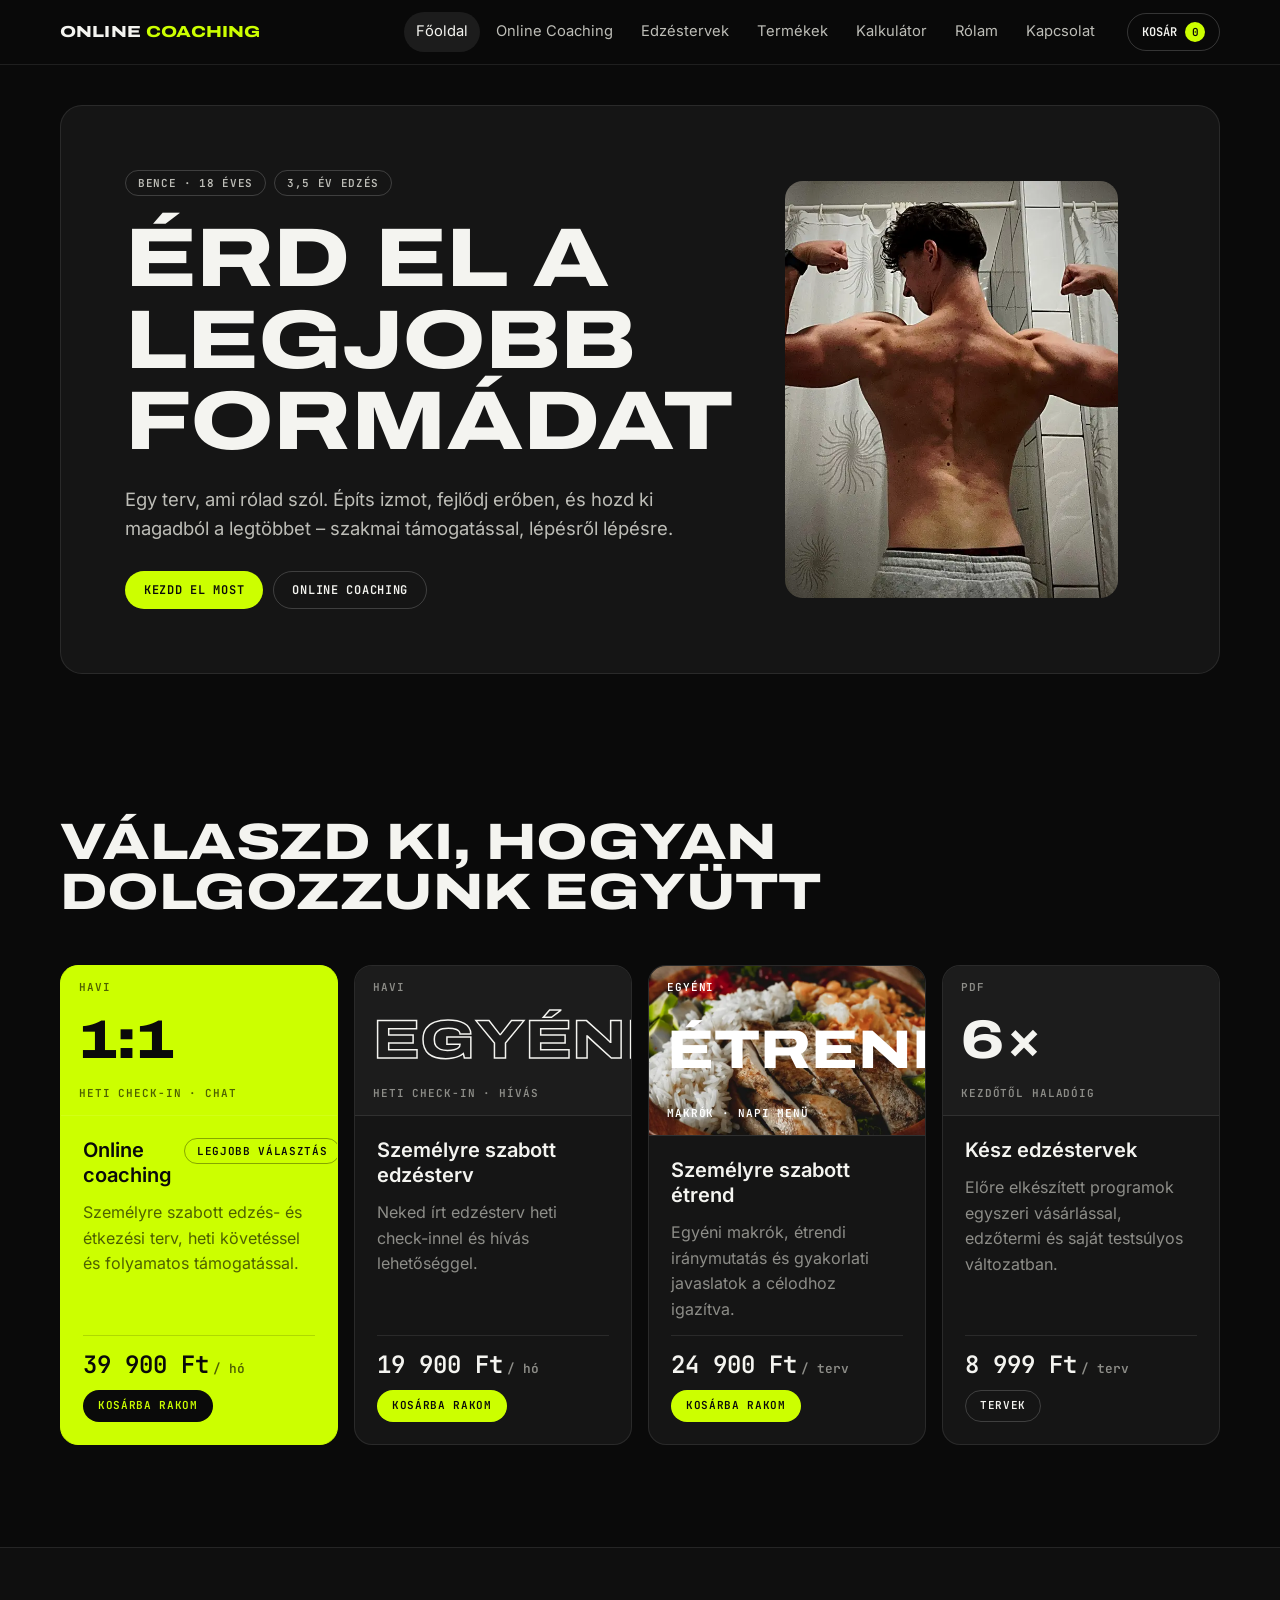
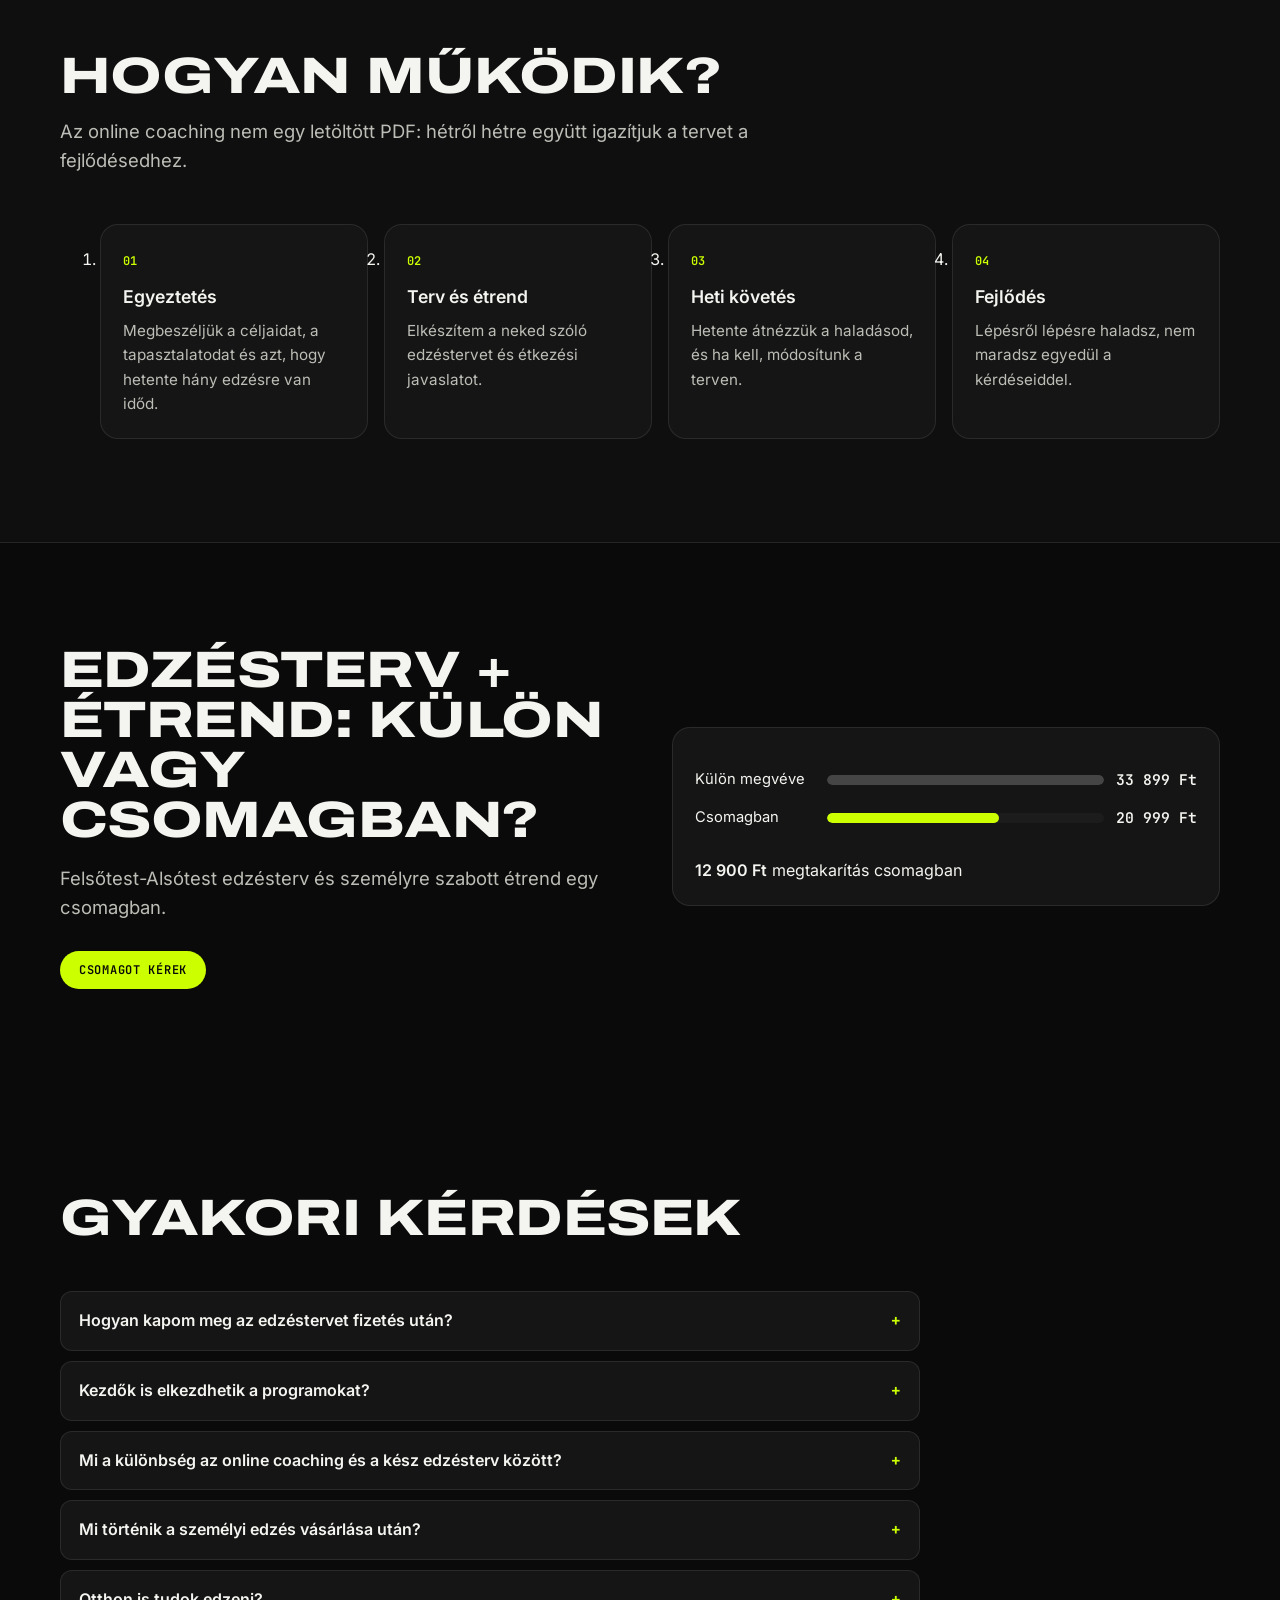
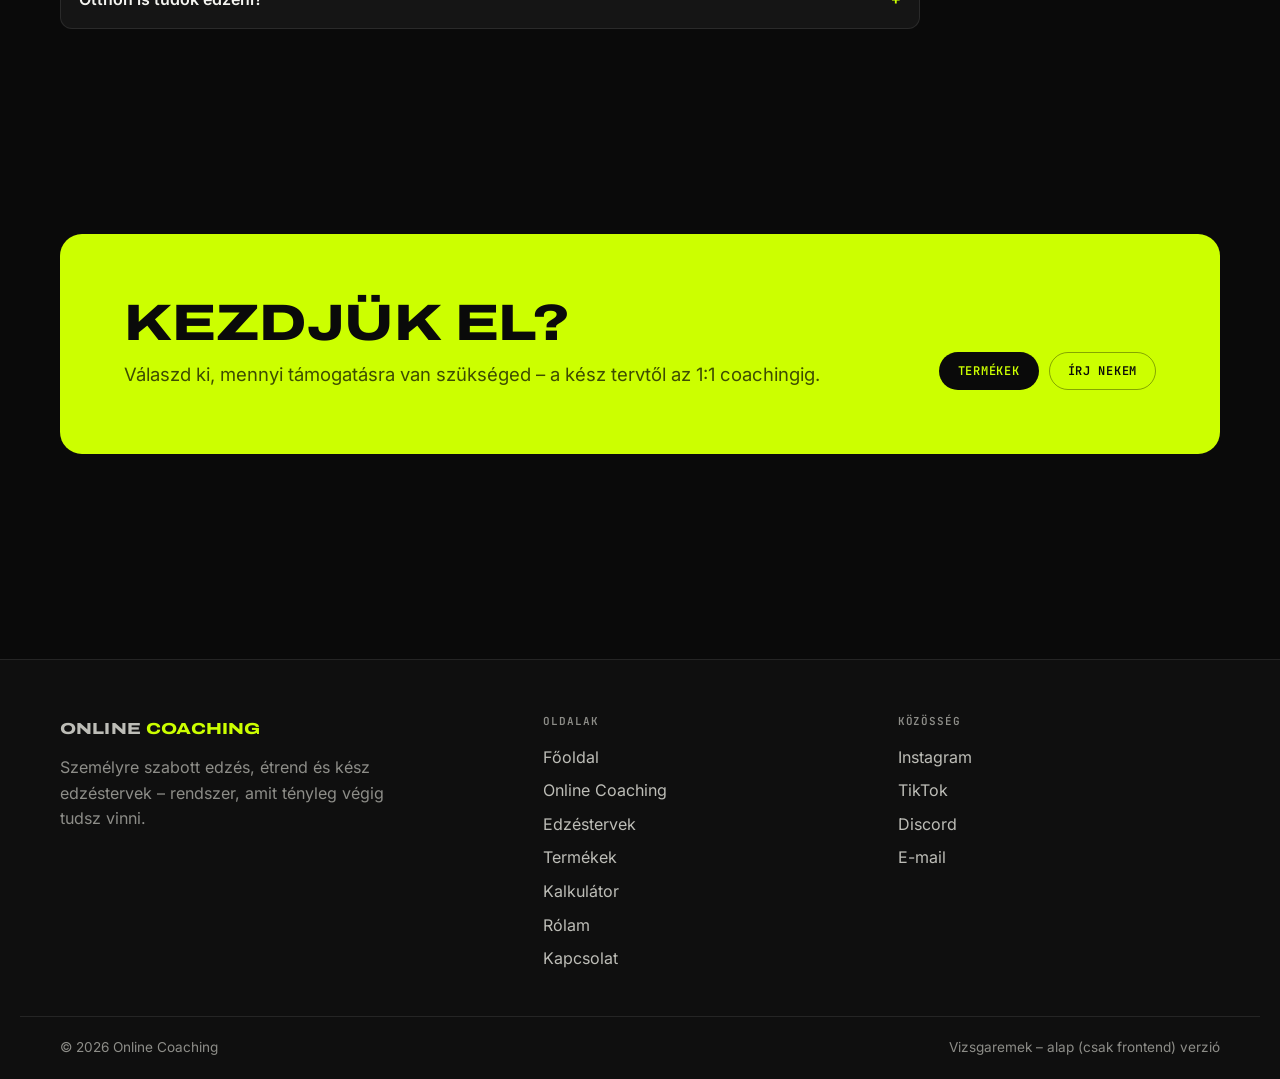
<file: alap-weboldal/index.html>
<!DOCTYPE html>
<html lang="hu">
<head>
  <meta charset="utf-8">
  <meta name="viewport" content="width=device-width, initial-scale=1">
  <title>Online Coaching – Személyre szabott edzés és étrend</title>
  <meta name="description" content="Személyre szabott edzésterv, étrend és online coaching.">
  <link rel="icon" href="data:,">
  <link rel="stylesheet" href="css/style.css">
</head>
<body>
  <a class="skip" href="#main">Ugrás a tartalomra</a>
  <header class="site-head">
    <div class="wrap head-in">
      <a href="index.html" class="brand">Online <span>Coaching</span></a>
      <button type="button" class="menu-btn" data-menu-btn aria-expanded="false" aria-controls="nav">Menü</button>
      <nav id="nav" class="nav" data-nav aria-label="Fő menü">
        <ul>
          <li><a href="index.html" aria-current="page">Főoldal</a></li>
          <li><a href="coaching.html">Online Coaching</a></li>
          <li><a href="edzestervek.html">Edzéstervek</a></li>
          <li><a href="termekek.html">Termékek</a></li>
          <li><a href="kalkulator.html">Kalkulátor</a></li>
          <li><a href="rolam.html">Rólam</a></li>
          <li><a href="kapcsolat.html">Kapcsolat</a></li>
        </ul>
      </nav>
      <a href="kosar.html" class="cart-link" data-cart-link aria-label="Kosár"><span class="cart-txt">Kosár</span> <span class="cart-count" data-cart-count>0</span></a>
    </div>
  </header>
  <main id="main">
    <section class="hero">
      <div class="wrap">
        <div class="hero-frame">
          <div>
            <div class="facts"><span class="pill">Bence · 18 éves</span><span class="pill">3,5 év edzés</span></div>
            <h1 class="h-display">Érd el a legjobb formádat</h1>
            <p class="lead">Egy terv, ami rólad szól. Építs izmot, fejlődj erőben, és hozd ki magadból a legtöbbet – szakmai támogatással, lépésről lépésre.</p>
            <div class="actions"><a href="termekek.html" class="btn">Kezdd el most</a><a href="coaching.html" class="btn-ghost">Online coaching</a></div>
          </div>
          <div class="hero-img"><img src="img/bence-furdo-800.webp" alt="Bence dupla bicepsz póz hátulról" width="800" height="800"></div>
        </div>
      </div>
    </section>

    <section class="section" aria-labelledby="ajanlatok">
      <div class="wrap">
        <div class="sec-head"><h2 id="ajanlatok" class="h-section">Válaszd ki, hogyan dolgozzunk együtt</h2></div>
        <div class="grid grid-4">
          <article class="card card--lime" data-cat="coaching">
            <div class="cover cover--lime" aria-hidden="true"><span class="label">Havi</span><span class="cover-word">1:1</span><span class="label">Heti check-in · Chat</span></div>
            <div class="card-body">
              <div style="display:flex;justify-content:space-between;gap:12px;align-items:start"><h3 class="h-card">Online coaching</h3><span class="pill">Legjobb választás</span></div>
              <p class="muted">Személyre szabott edzés- és étkezési terv, heti követéssel és folyamatos támogatással.</p>
              
              <div class="card-foot"><p class="price">39 900 Ft<small>/ hó</small></p><button type="button" class="btn-dark btn-sm" data-add="online-coaching">Kosárba rakom</button></div>
            </div>
          </article>
          <article class="card" data-cat="coaching">
            <div class="cover cover--outline" aria-hidden="true"><span class="label">Havi</span><span class="cover-word">Egyéni</span><span class="label">Heti check-in · Hívás</span></div>
            <div class="card-body">
              <div style="display:flex;justify-content:space-between;gap:12px;align-items:start"><h3 class="h-card">Személyre szabott edzésterv</h3></div>
              <p class="muted">Neked írt edzésterv heti check-innel és hívás lehetőséggel.</p>
              
              <div class="card-foot"><p class="price">19 900 Ft<small>/ hó</small></p><button type="button" class="btn btn-sm" data-add="szemelyre-szabott-edzesterv">Kosárba rakom</button></div>
            </div>
          </article>
          <article class="card" data-cat="etrend">
            <div class="cover  cover--photo" aria-hidden="true"><img src="img/etel-csirke-rizs-800.webp" alt="" loading="lazy" width="800" height="600"><span class="label">Egyéni</span><span class="cover-word">Étrend</span><span class="label">Makrók · Napi menü</span></div>
            <div class="card-body">
              <div style="display:flex;justify-content:space-between;gap:12px;align-items:start"><h3 class="h-card">Személyre szabott étrend</h3></div>
              <p class="muted">Egyéni makrók, étrendi iránymutatás és gyakorlati javaslatok a célodhoz igazítva.</p>
              
              <div class="card-foot"><p class="price">24 900 Ft<small>/ terv</small></p><button type="button" class="btn btn-sm" data-add="szemelyre-szabott-etrend">Kosárba rakom</button></div>
            </div>
          </article>
          <article class="card">
            <div class="cover " aria-hidden="true"><span class="label">PDF</span><span class="cover-word">6×</span><span class="label">Kezdőtől haladóig</span></div>
            <div class="card-body">
              <h3 class="h-card">Kész edzéstervek</h3>
              <p class="muted">Előre elkészített programok egyszeri vásárlással, edzőtermi és saját testsúlyos változatban.</p>
              <div class="card-foot"><p class="price">8 999 Ft<small>/ terv</small></p><a href="edzestervek.html" class="btn-ghost btn-sm">Tervek</a></div>
            </div>
          </article>
        </div>
      </div>
    </section>

    <section class="section section--alt" aria-labelledby="hogyan">
      <div class="wrap">
        <div class="sec-head"><h2 id="hogyan" class="h-section">Hogyan működik?</h2><p class="lead">Az online coaching nem egy letöltött PDF: hétről hétre együtt igazítjuk a tervet a fejlődésedhez.</p></div>
        <ol class="steps">
          <li class="step"><h3>Egyeztetés</h3><p>Megbeszéljük a céljaidat, a tapasztalatodat és azt, hogy hetente hány edzésre van időd.</p></li>
          <li class="step"><h3>Terv és étrend</h3><p>Elkészítem a neked szóló edzéstervet és étkezési javaslatot.</p></li>
          <li class="step"><h3>Heti követés</h3><p>Hetente átnézzük a haladásod, és ha kell, módosítunk a terven.</p></li>
          <li class="step"><h3>Fejlődés</h3><p>Lépésről lépésre haladsz, nem maradsz egyedül a kérdéseiddel.</p></li>
        </ol>
      </div>
    </section>

    <section class="section" aria-labelledby="csomag">
      <div class="wrap grid grid-2" style="align-items:center;gap:clamp(24px,5vw,64px)">
        <div>
          <h2 id="csomag" class="h-section">Edzésterv + étrend: külön vagy csomagban?</h2>
          <p class="lead" style="margin-top:18px">Felsőtest-Alsótest edzésterv és személyre szabott étrend egy csomagban.</p>
          <div class="actions"><button type="button" class="btn" data-add="upper-lower-etrend-csomag">Csomagot kérek</button></div>
        </div>
        <div class="card"><div class="card-body">
          <div class="compare">
            <div class="bar-row"><span>Külön megvéve</span><span class="bar"><i style="width:100%"></i></span><b>33 899 Ft</b></div>
            <div class="bar-row hl"><span>Csomagban</span><span class="bar"><i style="width:62%"></i></span><b>20 999 Ft</b></div>
          </div>
          <p style="margin-top:16px"><b>12 900 Ft</b> megtakarítás csomagban</p>
        </div></div>
      </div>
    </section>

    <section class="section" aria-labelledby="gyik">
      <div class="wrap">
        <div class="sec-head"><h2 id="gyik" class="h-section">Gyakori kérdések</h2></div>
        <div class="faq">
          <details><summary>Hogyan kapom meg az edzéstervet fizetés után?</summary><p>A kész edzésterveket a sikeres fizetés után PDF-ben kapod meg. Az egyedi étrendet és edzéstervet egy rövid felmérő után készítem el.</p></details>
          <details><summary>Kezdők is elkezdhetik a programokat?</summary><p>Abszolút! A tervek úgy vannak felépítve, hogy a teljesen kezdőktől a haladókig mindenki profitálhat belőlük.</p></details>
          <details><summary>Mi a különbség az online coaching és a kész edzésterv között?</summary><p>A kész edzésterv egy előre elkészített program PDF-ben, amit önállóan követsz. Az online coachingban személyre szabott edzés- és étkezési tervet kapsz, heti követéssel és chates támogatással.</p></details>
          <details><summary>Mi történik a személyi edzés vásárlása után?</summary><p>Felveszem veled a kapcsolatot e-mailben, és egyeztetünk egy időpontot az első konzultációra és állapotfelmérésre. Személyi edzés csak Dombóváron és 15 km-es körzetében érhető el.</p></details>
          <details><summary>Otthon is tudok edzeni?</summary><p>Igen. A saját testsúlyos (kalisztenika) terv felszerelés nélkül, parkban vagy otthon is végigvihető.</p></details>
        </div>
      </div>
    </section>
    <section class="section">
      <div class="wrap">
        <div class="cta-band">
          <div>
            <h2 class="h-section">Kezdjük el?</h2>
            <p class="lead">Válaszd ki, mennyi támogatásra van szükséged – a kész tervtől az 1:1 coachingig.</p>
          </div>
          <div class="actions" style="margin-top:0"><a href="termekek.html" class="btn-dark">Termékek</a><a href="kapcsolat.html" class="btn-ghost" style="border-color:rgba(0,0,0,.35);color:#0a0a0a">Írj nekem</a></div>
        </div>
      </div>
    </section>
  </main>
  <footer class="site-foot">
    <div class="wrap foot-top">
      <div class="foot-col">
        <a href="index.html" class="brand">Online <span>Coaching</span></a>
        <p class="muted" style="margin-top:14px;max-width:34ch">Személyre szabott edzés, étrend és kész edzéstervek – rendszer, amit tényleg végig tudsz vinni.</p>
      </div>
      <div class="foot-col">
        <h2>Oldalak</h2>
        <ul>
          <li><a href="index.html">Főoldal</a></li>
          <li><a href="coaching.html">Online Coaching</a></li>
          <li><a href="edzestervek.html">Edzéstervek</a></li>
          <li><a href="termekek.html">Termékek</a></li>
          <li><a href="kalkulator.html">Kalkulátor</a></li>
          <li><a href="rolam.html">Rólam</a></li>
          <li><a href="kapcsolat.html">Kapcsolat</a></li>
        </ul>
      </div>
      <div class="foot-col">
        <h2>Közösség</h2>
        <ul>
          <li><a href="https://www.instagram.com/nemethbenceee_/" target="_blank" rel="noopener noreferrer">Instagram</a></li>
          <li><a href="https://www.tiktok.com/@nemethbenceee_" target="_blank" rel="noopener noreferrer">TikTok</a></li>
          <li><a href="https://discord.gg/aUrcRJ8ePp" target="_blank" rel="noopener noreferrer">Discord</a></li>
          <li><a href="mailto:bnemeth961@gmail.com">E-mail</a></li>
        </ul>
      </div>
    </div>
    <div class="wrap foot-bottom">
      <span>© <span data-year>2026</span> Online Coaching</span>
      <span>Vizsgaremek – alap (csak frontend) verzió</span>
    </div>
  </footer>
  <div class="toast" data-toast role="status" aria-live="polite"></div>
  <script src="js/data.js"></script>
  <script src="js/main.js"></script>
</body>
</html>
</file>
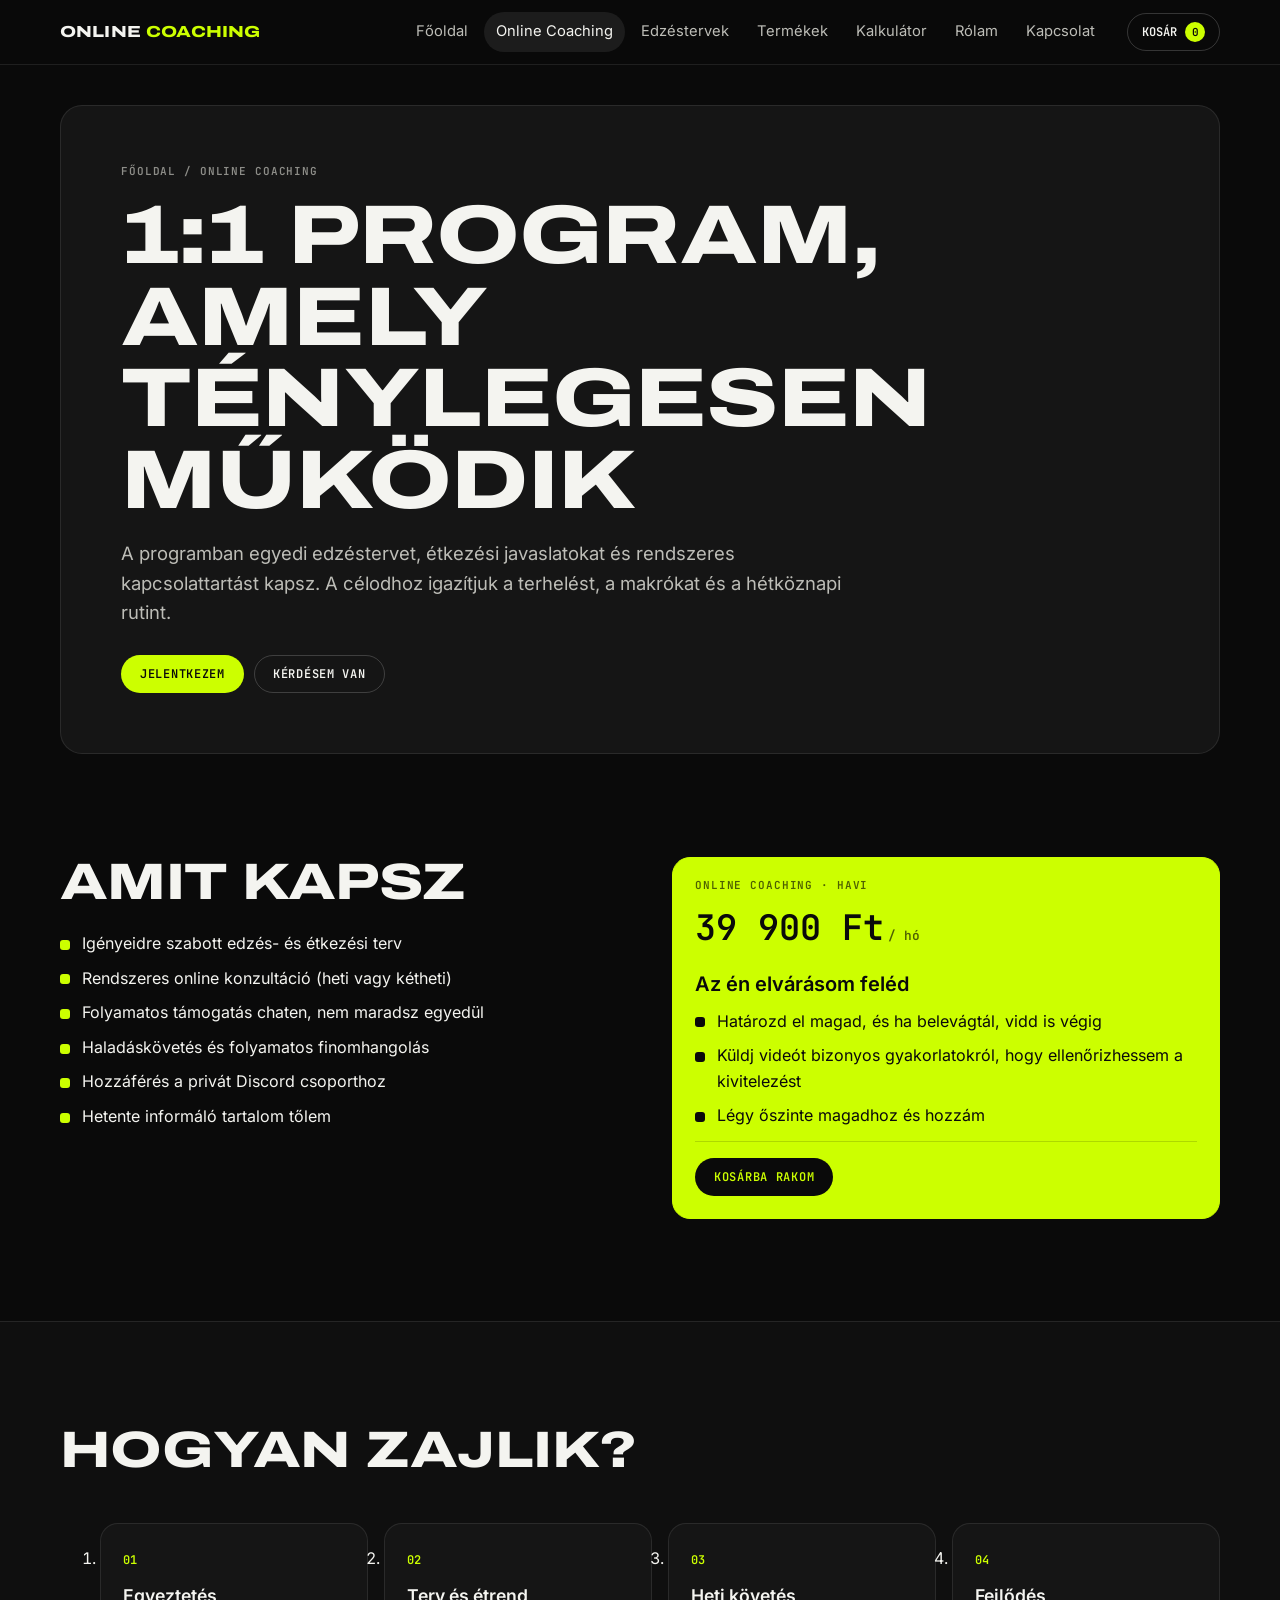
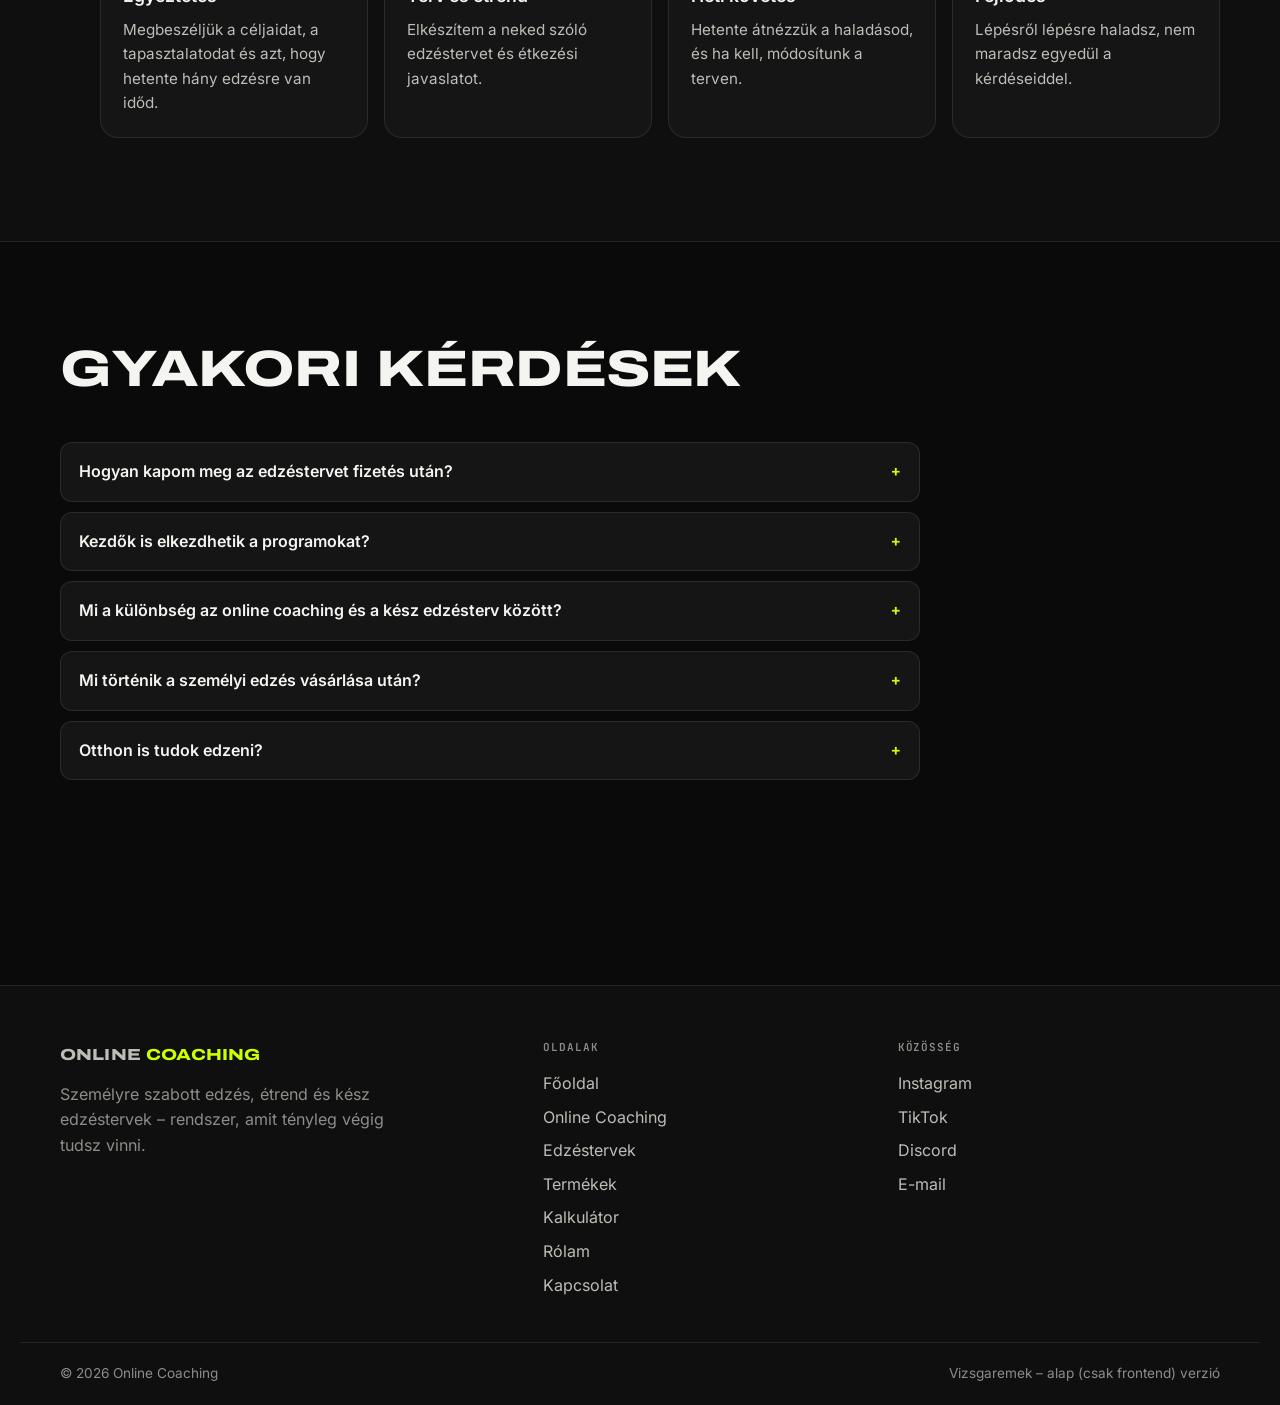
<file: alap-weboldal/coaching.html>
<!DOCTYPE html>
<html lang="hu">
<head>
  <meta charset="utf-8">
  <meta name="viewport" content="width=device-width, initial-scale=1">
  <title>Online Coaching – 1:1 coaching</title>
  <meta name="description" content="1:1 online coaching: egyedi edzésterv, étkezési javaslatok és rendszeres kapcsolattartás.">
  <link rel="icon" href="data:,">
  <link rel="stylesheet" href="css/style.css">
</head>
<body>
  <a class="skip" href="#main">Ugrás a tartalomra</a>
  <header class="site-head">
    <div class="wrap head-in">
      <a href="index.html" class="brand">Online <span>Coaching</span></a>
      <button type="button" class="menu-btn" data-menu-btn aria-expanded="false" aria-controls="nav">Menü</button>
      <nav id="nav" class="nav" data-nav aria-label="Fő menü">
        <ul>
          <li><a href="index.html">Főoldal</a></li>
          <li><a href="coaching.html" aria-current="page">Online Coaching</a></li>
          <li><a href="edzestervek.html">Edzéstervek</a></li>
          <li><a href="termekek.html">Termékek</a></li>
          <li><a href="kalkulator.html">Kalkulátor</a></li>
          <li><a href="rolam.html">Rólam</a></li>
          <li><a href="kapcsolat.html">Kapcsolat</a></li>
        </ul>
      </nav>
      <a href="kosar.html" class="cart-link" data-cart-link aria-label="Kosár"><span class="cart-txt">Kosár</span> <span class="cart-count" data-cart-count>0</span></a>
    </div>
  </header>
  <main id="main">
    <section class="page-head">
      <div class="wrap">
        <div class="frame">
          <p class="crumb label"><a href="index.html">Főoldal</a> / Online Coaching</p>
          <h1 class="h-display">1:1 program, amely ténylegesen működik</h1>
          <p class="lead">A programban egyedi edzéstervet, étkezési javaslatokat és rendszeres kapcsolattartást kapsz. A célodhoz igazítjuk a terhelést, a makrókat és a hétköznapi rutint.</p>
          <div class="actions"><button type="button" class="btn" data-add="online-coaching">Jelentkezem</button><a href="kapcsolat.html" class="btn-ghost">Kérdésem van</a></div>
        </div>
      </div>
    </section>

    <section class="section" aria-labelledby="kapsz">
      <div class="wrap grid grid-2" style="gap:clamp(24px,5vw,64px)">
        <div>
          <h2 id="kapsz" class="h-section">Amit kapsz</h2>
          <div style="margin-top:24px"><ul class="ticks"><li>Igényeidre szabott edzés- és étkezési terv</li><li>Rendszeres online konzultáció (heti vagy kétheti)</li><li>Folyamatos támogatás chaten, nem maradsz egyedül</li><li>Haladáskövetés és folyamatos finomhangolás</li><li>Hozzáférés a privát Discord csoporthoz</li><li>Hetente informáló tartalom tőlem</li></ul></div>
        </div>
        <article class="card card--lime">
          <div class="card-body">
            <span class="label">Online coaching · havi</span>
            <p class="price" style="font-size:2.2rem;margin-top:6px">39 900 Ft<small>/ hó</small></p>
            <h3 class="h-card" style="margin-top:12px">Az én elvárásom feléd</h3>
            <ul class="ticks"><li>Határozd el magad, és ha belevágtál, vidd is végig</li><li>Küldj videót bizonyos gyakorlatokról, hogy ellenőrizhessem a kivitelezést</li><li>Légy őszinte magadhoz és hozzám</li></ul>
            <div class="card-foot"><button type="button" class="btn-dark" data-add="online-coaching">Kosárba rakom</button></div>
          </div>
        </article>
      </div>
    </section>

    <section class="section section--alt" aria-labelledby="folyamat">
      <div class="wrap">
        <div class="sec-head"><h2 id="folyamat" class="h-section">Hogyan zajlik?</h2></div>
        <ol class="steps">
          <li class="step"><h3>Egyeztetés</h3><p>Megbeszéljük a céljaidat, a tapasztalatodat és azt, hogy hetente hány edzésre van időd.</p></li>
          <li class="step"><h3>Terv és étrend</h3><p>Elkészítem a neked szóló edzéstervet és étkezési javaslatot.</p></li>
          <li class="step"><h3>Heti követés</h3><p>Hetente átnézzük a haladásod, és ha kell, módosítunk a terven.</p></li>
          <li class="step"><h3>Fejlődés</h3><p>Lépésről lépésre haladsz, nem maradsz egyedül a kérdéseiddel.</p></li>
        </ol>
      </div>
    </section>

    <section class="section" aria-labelledby="gyik">
      <div class="wrap">
        <div class="sec-head"><h2 id="gyik" class="h-section">Gyakori kérdések</h2></div>
        <div class="faq">
          <details><summary>Hogyan kapom meg az edzéstervet fizetés után?</summary><p>A kész edzésterveket a sikeres fizetés után PDF-ben kapod meg. Az egyedi étrendet és edzéstervet egy rövid felmérő után készítem el.</p></details>
          <details><summary>Kezdők is elkezdhetik a programokat?</summary><p>Abszolút! A tervek úgy vannak felépítve, hogy a teljesen kezdőktől a haladókig mindenki profitálhat belőlük.</p></details>
          <details><summary>Mi a különbség az online coaching és a kész edzésterv között?</summary><p>A kész edzésterv egy előre elkészített program PDF-ben, amit önállóan követsz. Az online coachingban személyre szabott edzés- és étkezési tervet kapsz, heti követéssel és chates támogatással.</p></details>
          <details><summary>Mi történik a személyi edzés vásárlása után?</summary><p>Felveszem veled a kapcsolatot e-mailben, és egyeztetünk egy időpontot az első konzultációra és állapotfelmérésre. Személyi edzés csak Dombóváron és 15 km-es körzetében érhető el.</p></details>
          <details><summary>Otthon is tudok edzeni?</summary><p>Igen. A saját testsúlyos (kalisztenika) terv felszerelés nélkül, parkban vagy otthon is végigvihető.</p></details>
        </div>
      </div>
    </section>
  </main>
  <footer class="site-foot">
    <div class="wrap foot-top">
      <div class="foot-col">
        <a href="index.html" class="brand">Online <span>Coaching</span></a>
        <p class="muted" style="margin-top:14px;max-width:34ch">Személyre szabott edzés, étrend és kész edzéstervek – rendszer, amit tényleg végig tudsz vinni.</p>
      </div>
      <div class="foot-col">
        <h2>Oldalak</h2>
        <ul>
          <li><a href="index.html">Főoldal</a></li>
          <li><a href="coaching.html">Online Coaching</a></li>
          <li><a href="edzestervek.html">Edzéstervek</a></li>
          <li><a href="termekek.html">Termékek</a></li>
          <li><a href="kalkulator.html">Kalkulátor</a></li>
          <li><a href="rolam.html">Rólam</a></li>
          <li><a href="kapcsolat.html">Kapcsolat</a></li>
        </ul>
      </div>
      <div class="foot-col">
        <h2>Közösség</h2>
        <ul>
          <li><a href="https://www.instagram.com/nemethbenceee_/" target="_blank" rel="noopener noreferrer">Instagram</a></li>
          <li><a href="https://www.tiktok.com/@nemethbenceee_" target="_blank" rel="noopener noreferrer">TikTok</a></li>
          <li><a href="https://discord.gg/aUrcRJ8ePp" target="_blank" rel="noopener noreferrer">Discord</a></li>
          <li><a href="mailto:bnemeth961@gmail.com">E-mail</a></li>
        </ul>
      </div>
    </div>
    <div class="wrap foot-bottom">
      <span>© <span data-year>2026</span> Online Coaching</span>
      <span>Vizsgaremek – alap (csak frontend) verzió</span>
    </div>
  </footer>
  <div class="toast" data-toast role="status" aria-live="polite"></div>
  <script src="js/data.js"></script>
  <script src="js/main.js"></script>
</body>
</html>
</file>
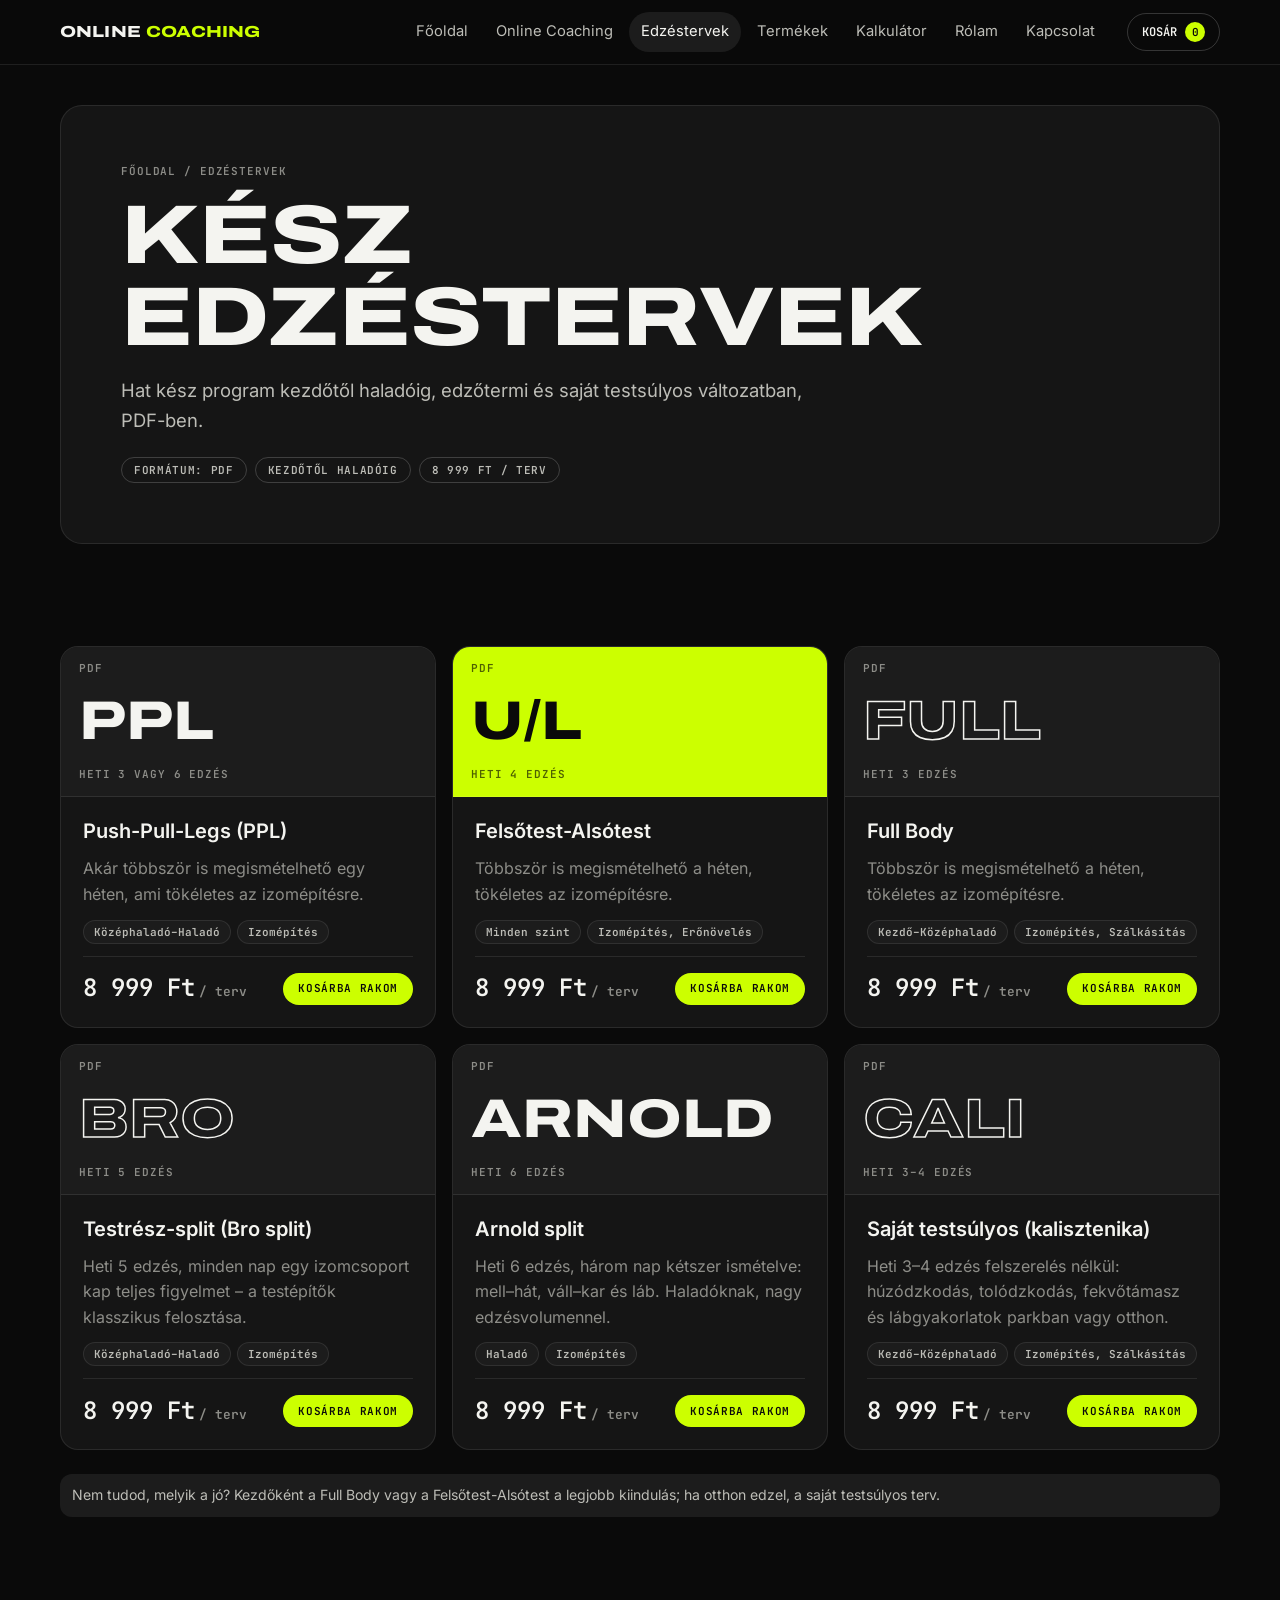
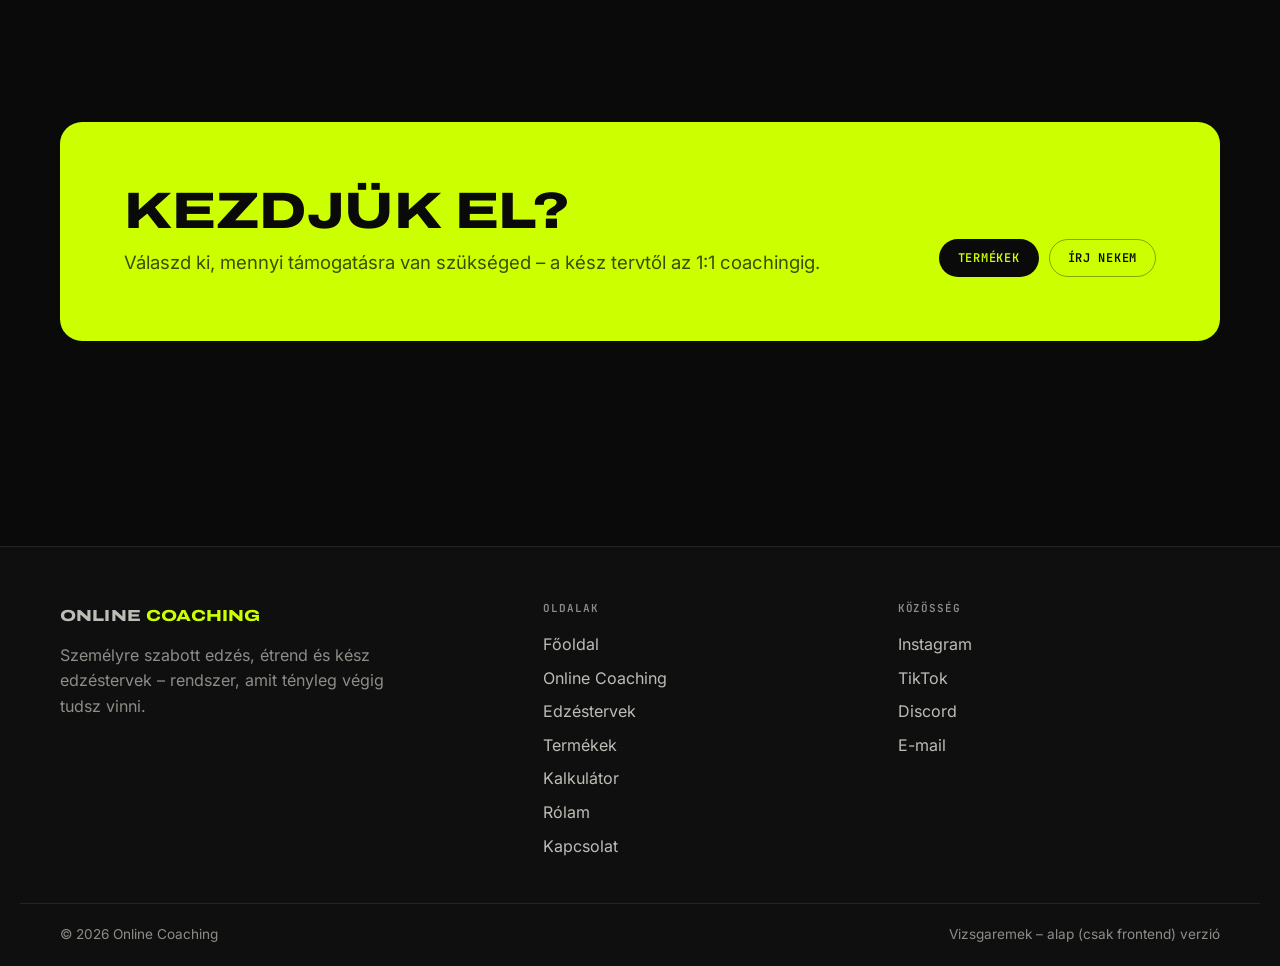
<file: alap-weboldal/edzestervek.html>
<!DOCTYPE html>
<html lang="hu">
<head>
  <meta charset="utf-8">
  <meta name="viewport" content="width=device-width, initial-scale=1">
  <title>Edzéstervek – Online Coaching</title>
  <meta name="description" content="Kész edzéstervek kezdőtől haladóig: PPL, Felsőtest-Alsótest, Full Body, Bro split, Arnold split, kalisztenika.">
  <link rel="icon" href="data:,">
  <link rel="stylesheet" href="css/style.css">
</head>
<body>
  <a class="skip" href="#main">Ugrás a tartalomra</a>
  <header class="site-head">
    <div class="wrap head-in">
      <a href="index.html" class="brand">Online <span>Coaching</span></a>
      <button type="button" class="menu-btn" data-menu-btn aria-expanded="false" aria-controls="nav">Menü</button>
      <nav id="nav" class="nav" data-nav aria-label="Fő menü">
        <ul>
          <li><a href="index.html">Főoldal</a></li>
          <li><a href="coaching.html">Online Coaching</a></li>
          <li><a href="edzestervek.html" aria-current="page">Edzéstervek</a></li>
          <li><a href="termekek.html">Termékek</a></li>
          <li><a href="kalkulator.html">Kalkulátor</a></li>
          <li><a href="rolam.html">Rólam</a></li>
          <li><a href="kapcsolat.html">Kapcsolat</a></li>
        </ul>
      </nav>
      <a href="kosar.html" class="cart-link" data-cart-link aria-label="Kosár"><span class="cart-txt">Kosár</span> <span class="cart-count" data-cart-count>0</span></a>
    </div>
  </header>
  <main id="main">
    <section class="page-head">
      <div class="wrap">
        <div class="frame">
          <p class="crumb label"><a href="index.html">Főoldal</a> / Edzéstervek</p>
          <h1 class="h-display">Kész edzéstervek</h1>
          <p class="lead">Hat kész program kezdőtől haladóig, edzőtermi és saját testsúlyos változatban, PDF-ben.</p>
          <div class="facts" style="margin-top:22px;margin-bottom:0"><span class="pill">Formátum: PDF</span><span class="pill">Kezdőtől haladóig</span><span class="pill">8 999 Ft / terv</span></div>
        </div>
      </div>
    </section>

    <section class="section">
      <div class="wrap">
        <div class="grid grid-3">
          <article class="card" id="ppl-terv" data-cat="terv">
            <div class="cover " aria-hidden="true"><span class="label">PDF</span><span class="cover-word">PPL</span><span class="label">Heti 3 vagy 6 edzés</span></div>
            <div class="card-body">
              <h3 class="h-card">Push-Pull-Legs (PPL)</h3>
              <p class="muted">Akár többször is megismételhető egy héten, ami tökéletes az izomépítésre.</p>
              <div class="tags"><span class="tag">Középhaladó–Haladó</span><span class="tag">Izomépítés</span></div>
              <div class="card-foot"><p class="price">8 999 Ft<small>/ terv</small></p><button type="button" class="btn btn-sm" data-add="ppl-terv">Kosárba rakom</button></div>
            </div>
          </article>
          <article class="card" id="felsotest-alsotest-terv" data-cat="terv">
            <div class="cover cover--lime" aria-hidden="true"><span class="label">PDF</span><span class="cover-word">U/L</span><span class="label">Heti 4 edzés</span></div>
            <div class="card-body">
              <h3 class="h-card">Felsőtest-Alsótest</h3>
              <p class="muted">Többször is megismételhető a héten, tökéletes az izomépítésre.</p>
              <div class="tags"><span class="tag">Minden szint</span><span class="tag">Izomépítés, Erőnövelés</span></div>
              <div class="card-foot"><p class="price">8 999 Ft<small>/ terv</small></p><button type="button" class="btn btn-sm" data-add="felsotest-alsotest-terv">Kosárba rakom</button></div>
            </div>
          </article>
          <article class="card" id="full-body-terv" data-cat="terv">
            <div class="cover cover--outline" aria-hidden="true"><span class="label">PDF</span><span class="cover-word">Full</span><span class="label">Heti 3 edzés</span></div>
            <div class="card-body">
              <h3 class="h-card">Full Body</h3>
              <p class="muted">Többször is megismételhető a héten, tökéletes az izomépítésre.</p>
              <div class="tags"><span class="tag">Kezdő–Középhaladó</span><span class="tag">Izomépítés, Szálkásítás</span></div>
              <div class="card-foot"><p class="price">8 999 Ft<small>/ terv</small></p><button type="button" class="btn btn-sm" data-add="full-body-terv">Kosárba rakom</button></div>
            </div>
          </article>
          <article class="card" id="bro-split-terv" data-cat="terv">
            <div class="cover cover--outline" aria-hidden="true"><span class="label">PDF</span><span class="cover-word">Bro</span><span class="label">Heti 5 edzés</span></div>
            <div class="card-body">
              <h3 class="h-card">Testrész-split (Bro split)</h3>
              <p class="muted">Heti 5 edzés, minden nap egy izomcsoport kap teljes figyelmet – a testépítők klasszikus felosztása.</p>
              <div class="tags"><span class="tag">Középhaladó–Haladó</span><span class="tag">Izomépítés</span></div>
              <div class="card-foot"><p class="price">8 999 Ft<small>/ terv</small></p><button type="button" class="btn btn-sm" data-add="bro-split-terv">Kosárba rakom</button></div>
            </div>
          </article>
          <article class="card" id="arnold-split-terv" data-cat="terv">
            <div class="cover " aria-hidden="true"><span class="label">PDF</span><span class="cover-word">Arnold</span><span class="label">Heti 6 edzés</span></div>
            <div class="card-body">
              <h3 class="h-card">Arnold split</h3>
              <p class="muted">Heti 6 edzés, három nap kétszer ismételve: mell–hát, váll–kar és láb. Haladóknak, nagy edzésvolumennel.</p>
              <div class="tags"><span class="tag">Haladó</span><span class="tag">Izomépítés</span></div>
              <div class="card-foot"><p class="price">8 999 Ft<small>/ terv</small></p><button type="button" class="btn btn-sm" data-add="arnold-split-terv">Kosárba rakom</button></div>
            </div>
          </article>
          <article class="card" id="kalisztenika-terv" data-cat="terv">
            <div class="cover cover--outline" aria-hidden="true"><span class="label">PDF</span><span class="cover-word">Cali</span><span class="label">Heti 3–4 edzés</span></div>
            <div class="card-body">
              <h3 class="h-card">Saját testsúlyos (kalisztenika)</h3>
              <p class="muted">Heti 3–4 edzés felszerelés nélkül: húzódzkodás, tolódzkodás, fekvőtámasz és lábgyakorlatok parkban vagy otthon.</p>
              <div class="tags"><span class="tag">Kezdő–Középhaladó</span><span class="tag">Izomépítés, Szálkásítás</span></div>
              <div class="card-foot"><p class="price">8 999 Ft<small>/ terv</small></p><button type="button" class="btn btn-sm" data-add="kalisztenika-terv">Kosárba rakom</button></div>
            </div>
          </article>
        </div>
        <p class="note" style="margin-top:24px">Nem tudod, melyik a jó? Kezdőként a Full Body vagy a Felsőtest-Alsótest a legjobb kiindulás; ha otthon edzel, a saját testsúlyos terv.</p>
      </div>
    </section>
    <section class="section">
      <div class="wrap">
        <div class="cta-band">
          <div>
            <h2 class="h-section">Kezdjük el?</h2>
            <p class="lead">Válaszd ki, mennyi támogatásra van szükséged – a kész tervtől az 1:1 coachingig.</p>
          </div>
          <div class="actions" style="margin-top:0"><a href="termekek.html" class="btn-dark">Termékek</a><a href="kapcsolat.html" class="btn-ghost" style="border-color:rgba(0,0,0,.35);color:#0a0a0a">Írj nekem</a></div>
        </div>
      </div>
    </section>
  </main>
  <footer class="site-foot">
    <div class="wrap foot-top">
      <div class="foot-col">
        <a href="index.html" class="brand">Online <span>Coaching</span></a>
        <p class="muted" style="margin-top:14px;max-width:34ch">Személyre szabott edzés, étrend és kész edzéstervek – rendszer, amit tényleg végig tudsz vinni.</p>
      </div>
      <div class="foot-col">
        <h2>Oldalak</h2>
        <ul>
          <li><a href="index.html">Főoldal</a></li>
          <li><a href="coaching.html">Online Coaching</a></li>
          <li><a href="edzestervek.html">Edzéstervek</a></li>
          <li><a href="termekek.html">Termékek</a></li>
          <li><a href="kalkulator.html">Kalkulátor</a></li>
          <li><a href="rolam.html">Rólam</a></li>
          <li><a href="kapcsolat.html">Kapcsolat</a></li>
        </ul>
      </div>
      <div class="foot-col">
        <h2>Közösség</h2>
        <ul>
          <li><a href="https://www.instagram.com/nemethbenceee_/" target="_blank" rel="noopener noreferrer">Instagram</a></li>
          <li><a href="https://www.tiktok.com/@nemethbenceee_" target="_blank" rel="noopener noreferrer">TikTok</a></li>
          <li><a href="https://discord.gg/aUrcRJ8ePp" target="_blank" rel="noopener noreferrer">Discord</a></li>
          <li><a href="mailto:bnemeth961@gmail.com">E-mail</a></li>
        </ul>
      </div>
    </div>
    <div class="wrap foot-bottom">
      <span>© <span data-year>2026</span> Online Coaching</span>
      <span>Vizsgaremek – alap (csak frontend) verzió</span>
    </div>
  </footer>
  <div class="toast" data-toast role="status" aria-live="polite"></div>
  <script src="js/data.js"></script>
  <script src="js/main.js"></script>
</body>
</html>
</file>
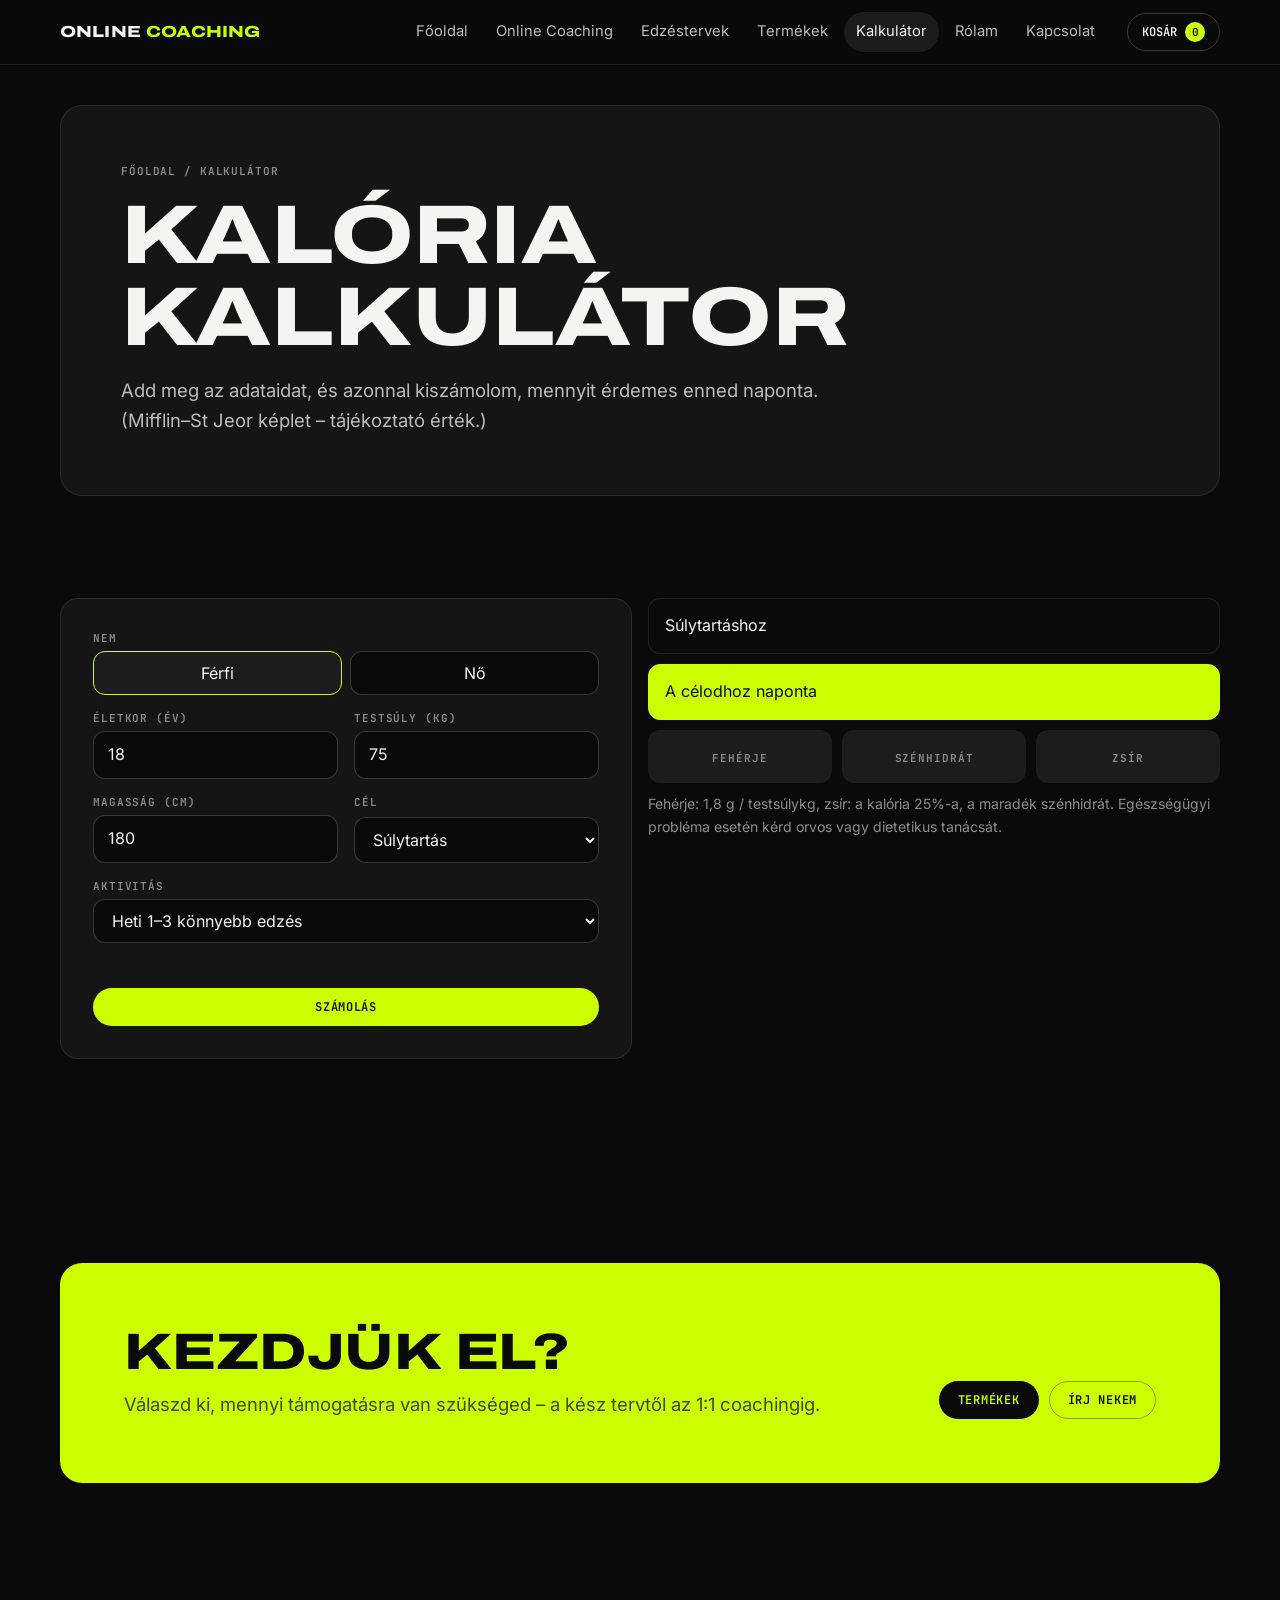
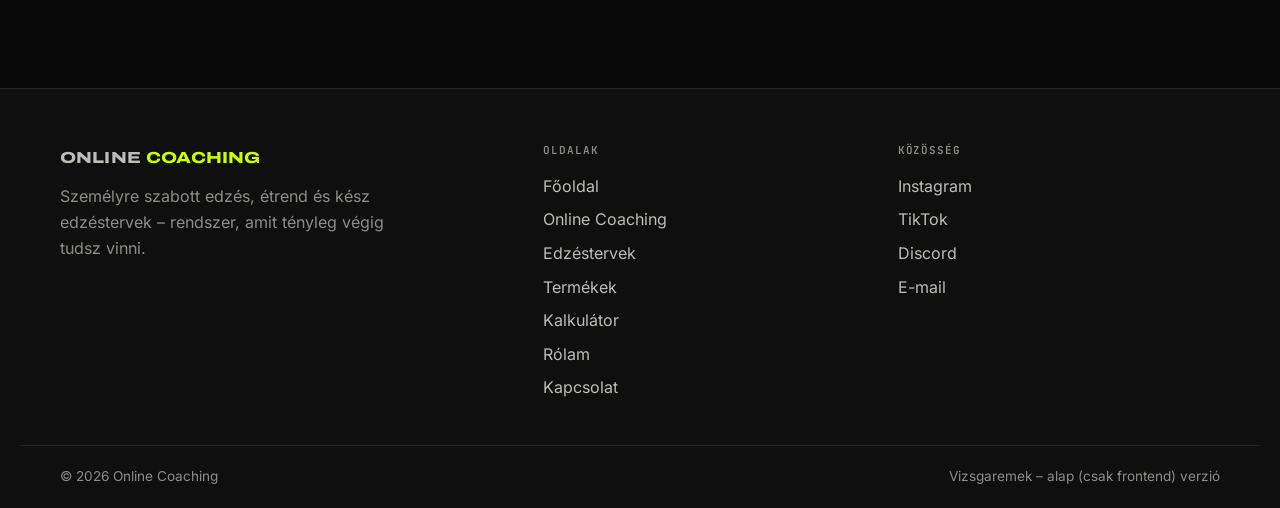
<file: alap-weboldal/kalkulator.html>
<!DOCTYPE html>
<html lang="hu">
<head>
  <meta charset="utf-8">
  <meta name="viewport" content="width=device-width, initial-scale=1">
  <title>Kalória kalkulátor – Online Coaching</title>
  <meta name="description" content="Számold ki a napi kalóriaszükségleted súlytartáshoz, fogyáshoz vagy tömegnöveléshez.">
  <link rel="icon" href="data:,">
  <link rel="stylesheet" href="css/style.css">
</head>
<body>
  <a class="skip" href="#main">Ugrás a tartalomra</a>
  <header class="site-head">
    <div class="wrap head-in">
      <a href="index.html" class="brand">Online <span>Coaching</span></a>
      <button type="button" class="menu-btn" data-menu-btn aria-expanded="false" aria-controls="nav">Menü</button>
      <nav id="nav" class="nav" data-nav aria-label="Fő menü">
        <ul>
          <li><a href="index.html">Főoldal</a></li>
          <li><a href="coaching.html">Online Coaching</a></li>
          <li><a href="edzestervek.html">Edzéstervek</a></li>
          <li><a href="termekek.html">Termékek</a></li>
          <li><a href="kalkulator.html" aria-current="page">Kalkulátor</a></li>
          <li><a href="rolam.html">Rólam</a></li>
          <li><a href="kapcsolat.html">Kapcsolat</a></li>
        </ul>
      </nav>
      <a href="kosar.html" class="cart-link" data-cart-link aria-label="Kosár"><span class="cart-txt">Kosár</span> <span class="cart-count" data-cart-count>0</span></a>
    </div>
  </header>
  <main id="main">
    <section class="page-head">
      <div class="wrap">
        <div class="frame">
          <p class="crumb label"><a href="index.html">Főoldal</a> / Kalkulátor</p>
          <h1 class="h-display">Kalória kalkulátor</h1>
          <p class="lead">Add meg az adataidat, és azonnal kiszámolom, mennyit érdemes enned naponta. (Mifflin–St Jeor képlet – tájékoztató érték.)</p>
        </div>
      </div>
    </section>

    <section class="section">
      <div class="wrap grid grid-2" style="align-items:start">
        <form class="form" data-calc novalidate>
          <div class="field"><span class="field-lbl" id="nem-lbl">Nem</span>
            <div class="seg" role="group" aria-labelledby="nem-lbl"><button type="button" data-sex="m" aria-pressed="true">Férfi</button><button type="button" data-sex="f" aria-pressed="false">Nő</button></div>
          </div>
          <div class="row-2">
            <div class="field"><label for="age">Életkor (év)</label><input id="age" name="age" class="fld" type="number" inputmode="numeric" min="14" max="80" value="18"></div>
            <div class="field"><label for="weight">Testsúly (kg)</label><input id="weight" name="weight" class="fld" type="number" inputmode="decimal" min="35" max="250" value="75"></div>
          </div>
          <div class="row-2">
            <div class="field"><label for="height">Magasság (cm)</label><input id="height" name="height" class="fld" type="number" inputmode="numeric" min="130" max="230" value="180"></div>
            <div class="field"><label for="goal">Cél</label><select id="goal" name="goal" class="fld"></select></div>
          </div>
          <div class="field"><label for="activity">Aktivitás</label>
            <select id="activity" name="activity" class="fld">
              <option value="1.2">Ülő életmód, nincs edzés</option>
              <option value="1.375" selected>Heti 1–3 könnyebb edzés</option>
              <option value="1.55">Heti 3–5 mérsékelt edzés</option>
              <option value="1.725">Heti 6–7 kemény edzés</option>
              <option value="1.9">Napi kétszeri edzés vagy nehéz fizikai munka</option>
            </select>
          </div>
          <p class="err" data-calc-err role="alert"></p>
          <button type="submit" class="btn btn-block">Számolás</button>
        </form>
        <div class="result" data-calc-out aria-live="polite" hidden>
          <div class="result-row"><span>Súlytartáshoz</span><b data-out-tdee></b></div>
          <div class="result-row main"><span>A célodhoz naponta</span><b data-out-kcal></b></div>
          <div class="macros">
            <div class="macro"><span class="label">Fehérje</span><b data-out-p></b></div>
            <div class="macro"><span class="label">Szénhidrát</span><b data-out-c></b></div>
            <div class="macro"><span class="label">Zsír</span><b data-out-f></b></div>
          </div>
          <p class="muted" style="font-size:.88rem">Fehérje: 1,8 g / testsúlykg, zsír: a kalória 25%-a, a maradék szénhidrát. Egészségügyi probléma esetén kérd orvos vagy dietetikus tanácsát.</p>
        </div>
      </div>
    </section>
    <section class="section">
      <div class="wrap">
        <div class="cta-band">
          <div>
            <h2 class="h-section">Kezdjük el?</h2>
            <p class="lead">Válaszd ki, mennyi támogatásra van szükséged – a kész tervtől az 1:1 coachingig.</p>
          </div>
          <div class="actions" style="margin-top:0"><a href="termekek.html" class="btn-dark">Termékek</a><a href="kapcsolat.html" class="btn-ghost" style="border-color:rgba(0,0,0,.35);color:#0a0a0a">Írj nekem</a></div>
        </div>
      </div>
    </section>
  </main>
  <footer class="site-foot">
    <div class="wrap foot-top">
      <div class="foot-col">
        <a href="index.html" class="brand">Online <span>Coaching</span></a>
        <p class="muted" style="margin-top:14px;max-width:34ch">Személyre szabott edzés, étrend és kész edzéstervek – rendszer, amit tényleg végig tudsz vinni.</p>
      </div>
      <div class="foot-col">
        <h2>Oldalak</h2>
        <ul>
          <li><a href="index.html">Főoldal</a></li>
          <li><a href="coaching.html">Online Coaching</a></li>
          <li><a href="edzestervek.html">Edzéstervek</a></li>
          <li><a href="termekek.html">Termékek</a></li>
          <li><a href="kalkulator.html">Kalkulátor</a></li>
          <li><a href="rolam.html">Rólam</a></li>
          <li><a href="kapcsolat.html">Kapcsolat</a></li>
        </ul>
      </div>
      <div class="foot-col">
        <h2>Közösség</h2>
        <ul>
          <li><a href="https://www.instagram.com/nemethbenceee_/" target="_blank" rel="noopener noreferrer">Instagram</a></li>
          <li><a href="https://www.tiktok.com/@nemethbenceee_" target="_blank" rel="noopener noreferrer">TikTok</a></li>
          <li><a href="https://discord.gg/aUrcRJ8ePp" target="_blank" rel="noopener noreferrer">Discord</a></li>
          <li><a href="mailto:bnemeth961@gmail.com">E-mail</a></li>
        </ul>
      </div>
    </div>
    <div class="wrap foot-bottom">
      <span>© <span data-year>2026</span> Online Coaching</span>
      <span>Vizsgaremek – alap (csak frontend) verzió</span>
    </div>
  </footer>
  <div class="toast" data-toast role="status" aria-live="polite"></div>
  <script src="js/data.js"></script>
  <script src="js/main.js"></script>
</body>
</html>
</file>
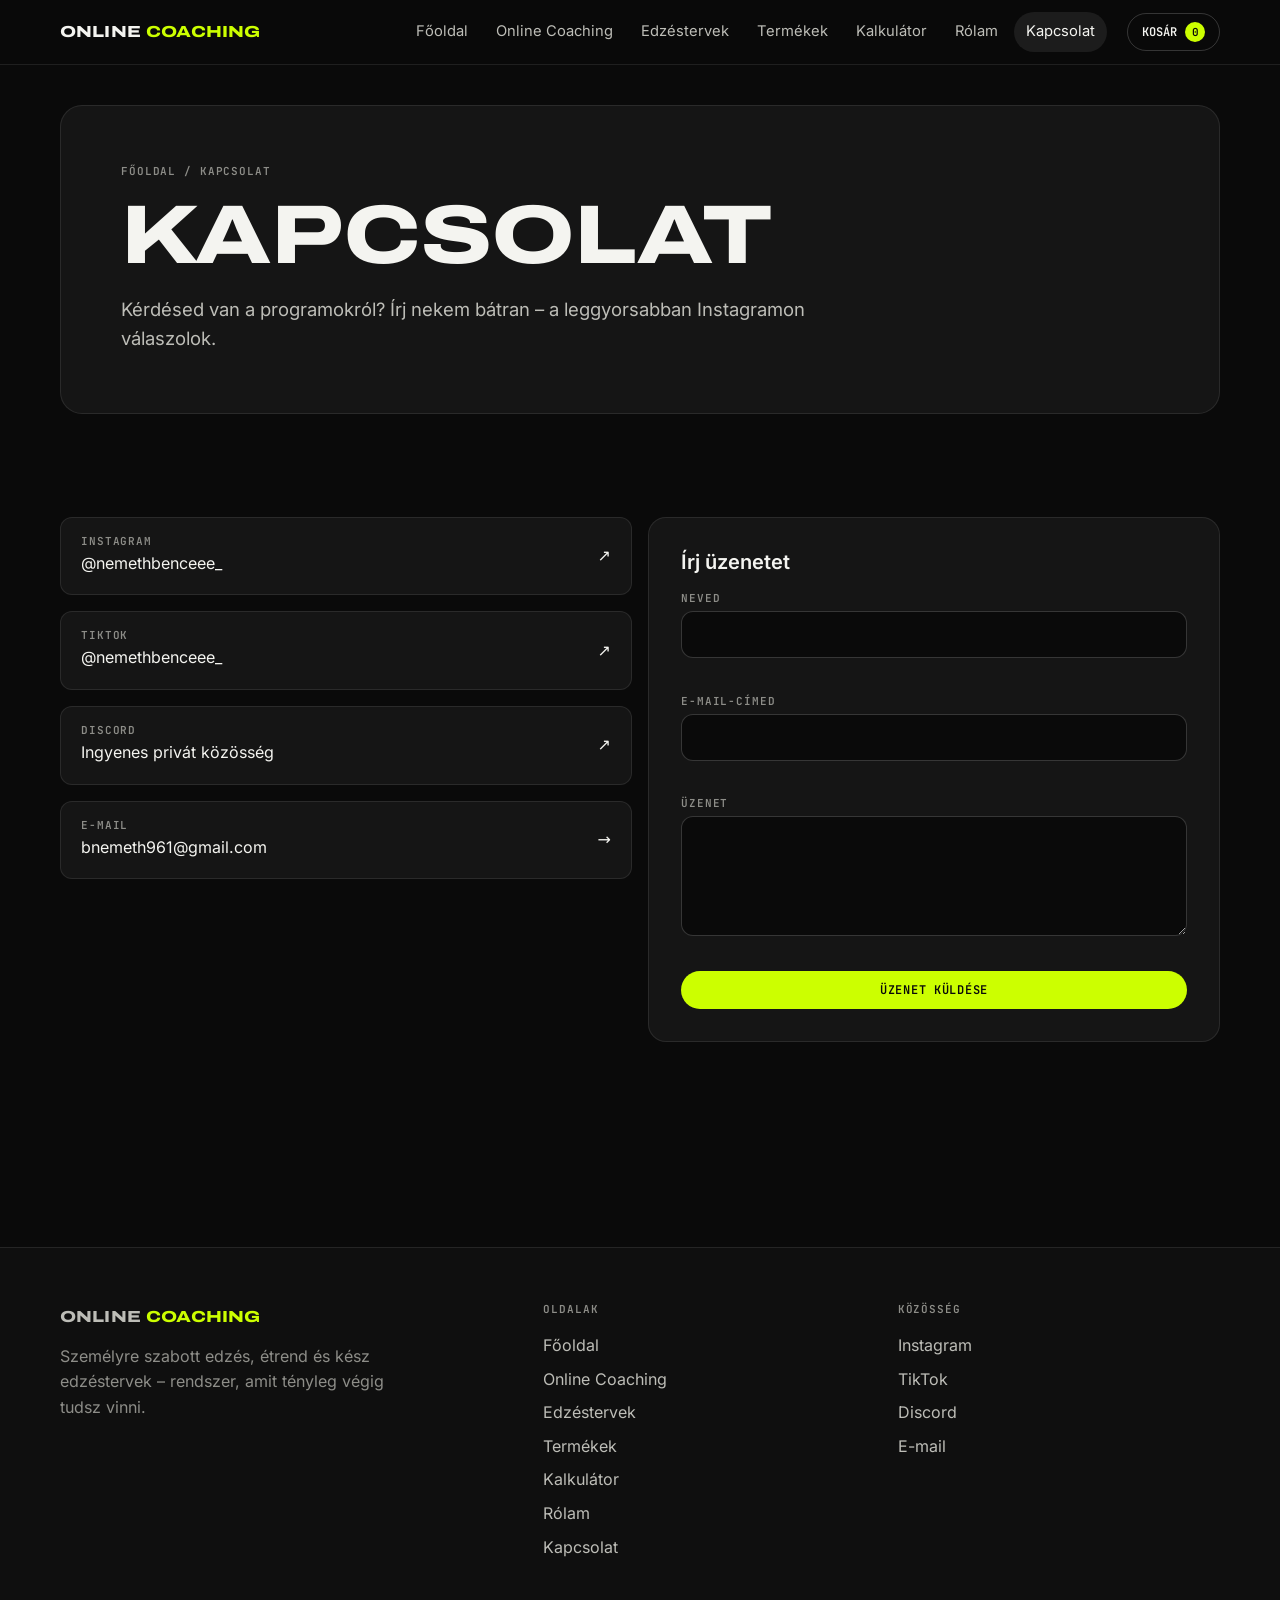
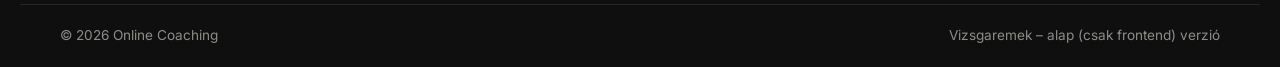
<file: alap-weboldal/kapcsolat.html>
<!DOCTYPE html>
<html lang="hu">
<head>
  <meta charset="utf-8">
  <meta name="viewport" content="width=device-width, initial-scale=1">
  <title>Kapcsolat – Online Coaching</title>
  <meta name="description" content="Vedd fel velem a kapcsolatot Instagramon, TikTokon vagy e-mailben.">
  <link rel="icon" href="data:,">
  <link rel="stylesheet" href="css/style.css">
</head>
<body>
  <a class="skip" href="#main">Ugrás a tartalomra</a>
  <header class="site-head">
    <div class="wrap head-in">
      <a href="index.html" class="brand">Online <span>Coaching</span></a>
      <button type="button" class="menu-btn" data-menu-btn aria-expanded="false" aria-controls="nav">Menü</button>
      <nav id="nav" class="nav" data-nav aria-label="Fő menü">
        <ul>
          <li><a href="index.html">Főoldal</a></li>
          <li><a href="coaching.html">Online Coaching</a></li>
          <li><a href="edzestervek.html">Edzéstervek</a></li>
          <li><a href="termekek.html">Termékek</a></li>
          <li><a href="kalkulator.html">Kalkulátor</a></li>
          <li><a href="rolam.html">Rólam</a></li>
          <li><a href="kapcsolat.html" aria-current="page">Kapcsolat</a></li>
        </ul>
      </nav>
      <a href="kosar.html" class="cart-link" data-cart-link aria-label="Kosár"><span class="cart-txt">Kosár</span> <span class="cart-count" data-cart-count>0</span></a>
    </div>
  </header>
  <main id="main">
    <section class="page-head">
      <div class="wrap">
        <div class="frame">
          <p class="crumb label"><a href="index.html">Főoldal</a> / Kapcsolat</p>
          <h1 class="h-display">Kapcsolat</h1>
          <p class="lead">Kérdésed van a programokról? Írj nekem bátran – a leggyorsabban Instagramon válaszolok.</p>
        </div>
      </div>
    </section>

    <section class="section">
      <div class="wrap grid grid-2" style="align-items:start">
        <div class="grid">
          <a class="contact-row" href="https://www.instagram.com/nemethbenceee_/" target="_blank" rel="noopener noreferrer"><span><span class="label">Instagram</span>@nemethbenceee_</span><span aria-hidden="true">↗</span></a>
          <a class="contact-row" href="https://www.tiktok.com/@nemethbenceee_" target="_blank" rel="noopener noreferrer"><span><span class="label">TikTok</span>@nemethbenceee_</span><span aria-hidden="true">↗</span></a>
          <a class="contact-row" href="https://discord.gg/aUrcRJ8ePp" target="_blank" rel="noopener noreferrer"><span><span class="label">Discord</span>Ingyenes privát közösség</span><span aria-hidden="true">↗</span></a>
          <a class="contact-row" href="mailto:bnemeth961@gmail.com"><span><span class="label">E-mail</span>bnemeth961@gmail.com</span><span aria-hidden="true">→</span></a>
        </div>
        <form class="form" data-contact novalidate>
          <h2 class="h-card">Írj üzenetet</h2>
          <div class="field"><label for="name">Neved</label><input id="name" name="name" class="fld" autocomplete="name" aria-describedby="err-name"><p class="err" id="err-name"></p></div>
          <div class="field"><label for="email">E-mail-címed</label><input id="email" name="email" type="email" class="fld" autocomplete="email" aria-describedby="err-email"><p class="err" id="err-email"></p></div>
          <div class="field"><label for="message">Üzenet</label><textarea id="message" name="message" class="fld" aria-describedby="err-message"></textarea><p class="err" id="err-message"></p></div>
          <button type="submit" class="btn btn-block">Üzenet küldése</button>
          <p class="msg ok" data-contact-msg role="status" hidden></p>
        </form>
      </div>
    </section>
  </main>
  <footer class="site-foot">
    <div class="wrap foot-top">
      <div class="foot-col">
        <a href="index.html" class="brand">Online <span>Coaching</span></a>
        <p class="muted" style="margin-top:14px;max-width:34ch">Személyre szabott edzés, étrend és kész edzéstervek – rendszer, amit tényleg végig tudsz vinni.</p>
      </div>
      <div class="foot-col">
        <h2>Oldalak</h2>
        <ul>
          <li><a href="index.html">Főoldal</a></li>
          <li><a href="coaching.html">Online Coaching</a></li>
          <li><a href="edzestervek.html">Edzéstervek</a></li>
          <li><a href="termekek.html">Termékek</a></li>
          <li><a href="kalkulator.html">Kalkulátor</a></li>
          <li><a href="rolam.html">Rólam</a></li>
          <li><a href="kapcsolat.html">Kapcsolat</a></li>
        </ul>
      </div>
      <div class="foot-col">
        <h2>Közösség</h2>
        <ul>
          <li><a href="https://www.instagram.com/nemethbenceee_/" target="_blank" rel="noopener noreferrer">Instagram</a></li>
          <li><a href="https://www.tiktok.com/@nemethbenceee_" target="_blank" rel="noopener noreferrer">TikTok</a></li>
          <li><a href="https://discord.gg/aUrcRJ8ePp" target="_blank" rel="noopener noreferrer">Discord</a></li>
          <li><a href="mailto:bnemeth961@gmail.com">E-mail</a></li>
        </ul>
      </div>
    </div>
    <div class="wrap foot-bottom">
      <span>© <span data-year>2026</span> Online Coaching</span>
      <span>Vizsgaremek – alap (csak frontend) verzió</span>
    </div>
  </footer>
  <div class="toast" data-toast role="status" aria-live="polite"></div>
  <script src="js/data.js"></script>
  <script src="js/main.js"></script>
</body>
</html>
</file>
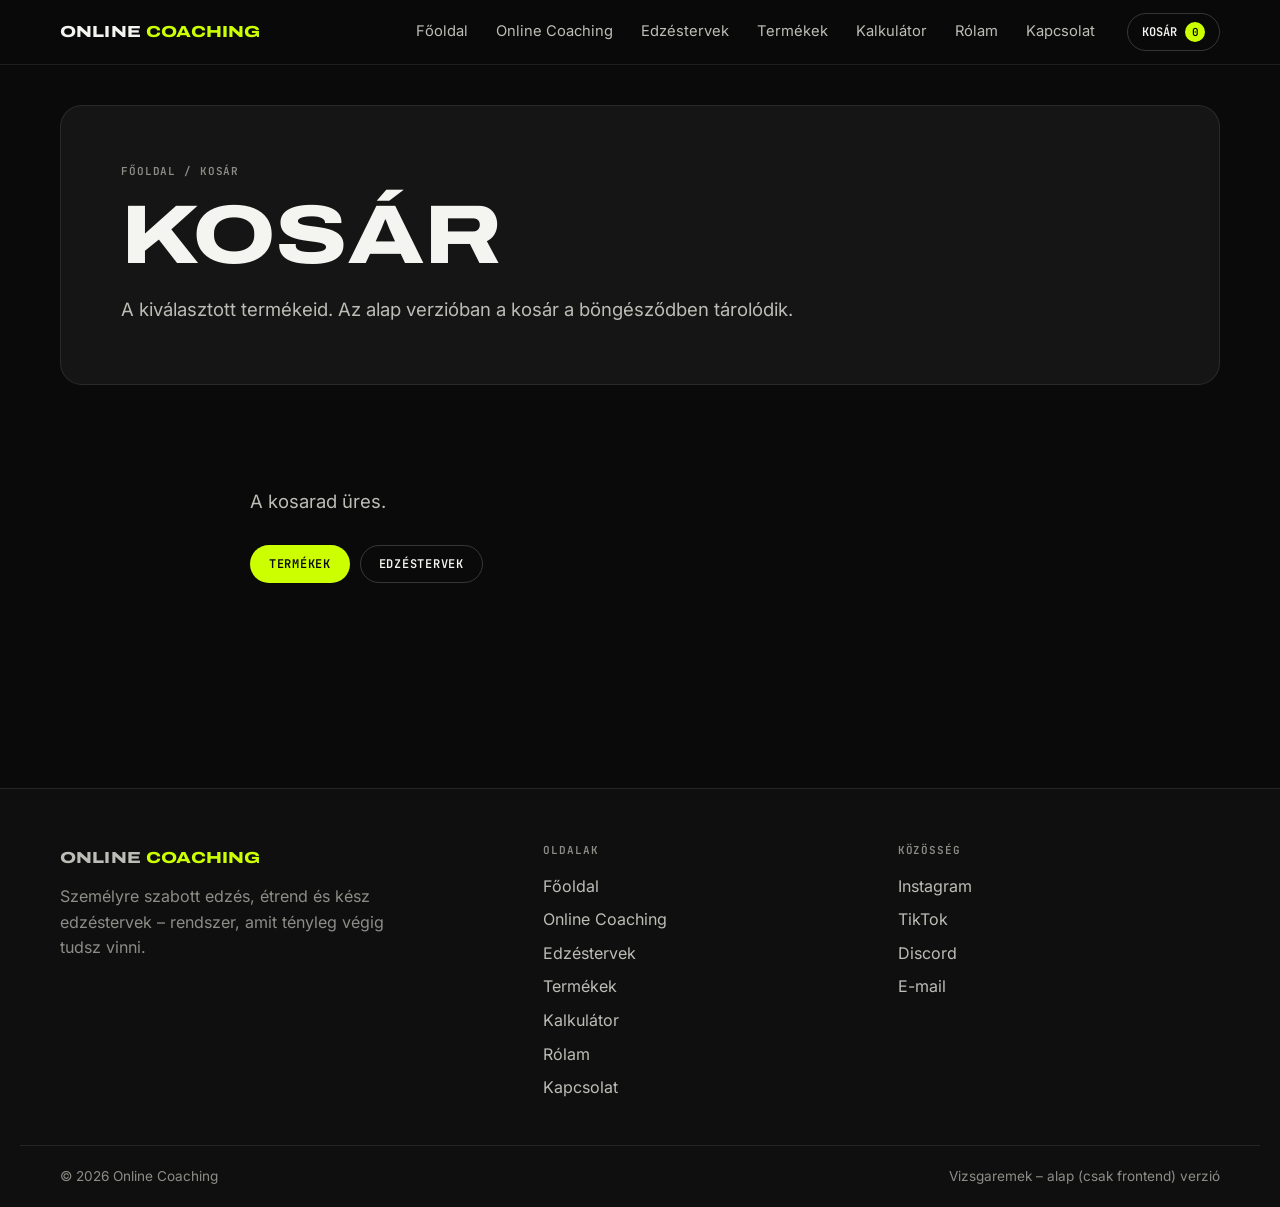
<file: alap-weboldal/kosar.html>
<!DOCTYPE html>
<html lang="hu">
<head>
  <meta charset="utf-8">
  <meta name="viewport" content="width=device-width, initial-scale=1">
  <title>Kosár – Online Coaching</title>
  <meta name="description" content="A kosarad tartalma.">
  <link rel="icon" href="data:,">
  <link rel="stylesheet" href="css/style.css">
</head>
<body>
  <a class="skip" href="#main">Ugrás a tartalomra</a>
  <header class="site-head">
    <div class="wrap head-in">
      <a href="index.html" class="brand">Online <span>Coaching</span></a>
      <button type="button" class="menu-btn" data-menu-btn aria-expanded="false" aria-controls="nav">Menü</button>
      <nav id="nav" class="nav" data-nav aria-label="Fő menü">
        <ul>
          <li><a href="index.html">Főoldal</a></li>
          <li><a href="coaching.html">Online Coaching</a></li>
          <li><a href="edzestervek.html">Edzéstervek</a></li>
          <li><a href="termekek.html">Termékek</a></li>
          <li><a href="kalkulator.html">Kalkulátor</a></li>
          <li><a href="rolam.html">Rólam</a></li>
          <li><a href="kapcsolat.html">Kapcsolat</a></li>
        </ul>
      </nav>
      <a href="kosar.html" class="cart-link" data-cart-link aria-label="Kosár"><span class="cart-txt">Kosár</span> <span class="cart-count" data-cart-count>0</span></a>
    </div>
  </header>
  <main id="main">
    <section class="page-head">
      <div class="wrap">
        <div class="frame">
          <p class="crumb label"><a href="index.html">Főoldal</a> / Kosár</p>
          <h1 class="h-display">Kosár</h1>
          <p class="lead">A kiválasztott termékeid. Az alap verzióban a kosár a böngésződben tárolódik.</p>
        </div>
      </div>
    </section>

    <section class="section" data-cart>
      <div class="wrap" style="max-width:860px">
        <div data-cart-empty>
          <p class="lead">A kosarad üres.</p>
          <div class="actions"><a href="termekek.html" class="btn">Termékek</a><a href="edzestervek.html" class="btn-ghost">Edzéstervek</a></div>
        </div>
        <ul class="cart-list" data-cart-list></ul>
        <div data-cart-summary hidden>
          <div class="cart-total"><span>Összesen</span><span class="price" data-cart-total>0 Ft</span></div>
          <div class="actions">
            <button type="button" class="btn" disabled aria-describedby="fizetes-info">Tovább a fizetéshez</button>
            <button type="button" class="btn-ghost" data-cart-clear>Kosár ürítése</button>
          </div>
          <p class="muted" id="fizetes-info" style="margin-top:12px">A fizetés a teljes (backendes) verzióban érhető el.</p>
        </div>
      </div>
    </section>
  </main>
  <footer class="site-foot">
    <div class="wrap foot-top">
      <div class="foot-col">
        <a href="index.html" class="brand">Online <span>Coaching</span></a>
        <p class="muted" style="margin-top:14px;max-width:34ch">Személyre szabott edzés, étrend és kész edzéstervek – rendszer, amit tényleg végig tudsz vinni.</p>
      </div>
      <div class="foot-col">
        <h2>Oldalak</h2>
        <ul>
          <li><a href="index.html">Főoldal</a></li>
          <li><a href="coaching.html">Online Coaching</a></li>
          <li><a href="edzestervek.html">Edzéstervek</a></li>
          <li><a href="termekek.html">Termékek</a></li>
          <li><a href="kalkulator.html">Kalkulátor</a></li>
          <li><a href="rolam.html">Rólam</a></li>
          <li><a href="kapcsolat.html">Kapcsolat</a></li>
        </ul>
      </div>
      <div class="foot-col">
        <h2>Közösség</h2>
        <ul>
          <li><a href="https://www.instagram.com/nemethbenceee_/" target="_blank" rel="noopener noreferrer">Instagram</a></li>
          <li><a href="https://www.tiktok.com/@nemethbenceee_" target="_blank" rel="noopener noreferrer">TikTok</a></li>
          <li><a href="https://discord.gg/aUrcRJ8ePp" target="_blank" rel="noopener noreferrer">Discord</a></li>
          <li><a href="mailto:bnemeth961@gmail.com">E-mail</a></li>
        </ul>
      </div>
    </div>
    <div class="wrap foot-bottom">
      <span>© <span data-year>2026</span> Online Coaching</span>
      <span>Vizsgaremek – alap (csak frontend) verzió</span>
    </div>
  </footer>
  <div class="toast" data-toast role="status" aria-live="polite"></div>
  <script src="js/data.js"></script>
  <script src="js/main.js"></script>
</body>
</html>
</file>
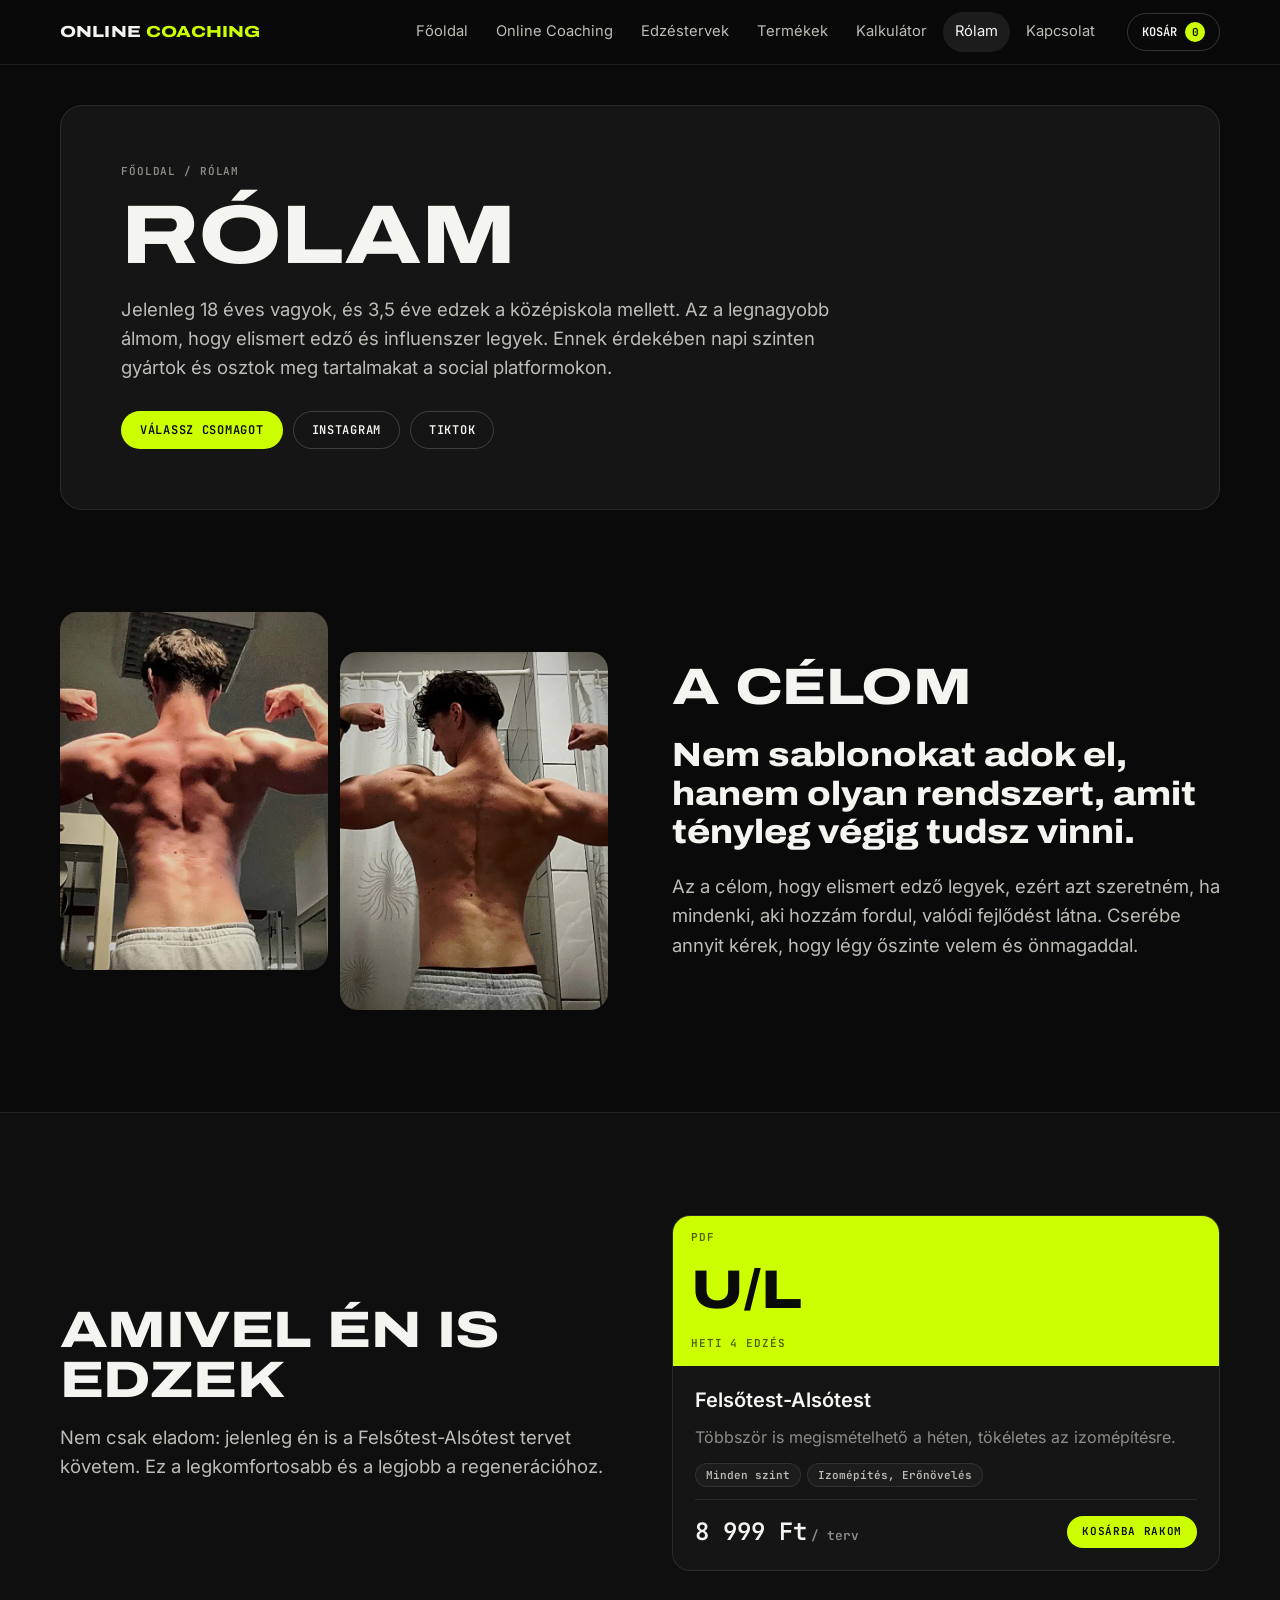
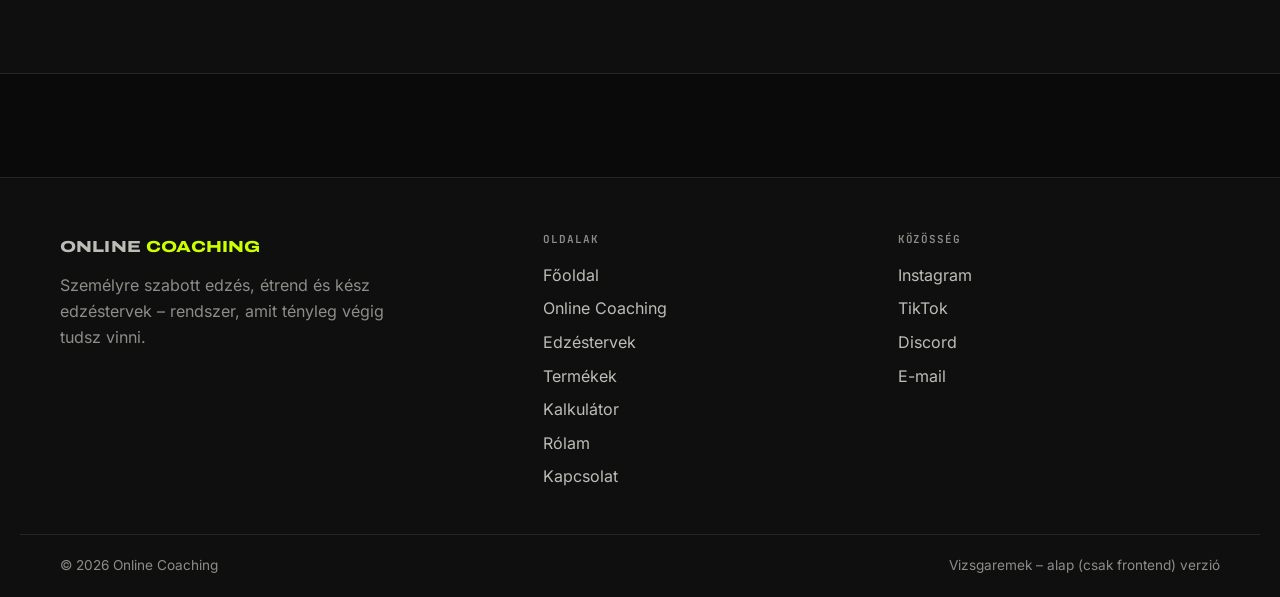
<file: alap-weboldal/rolam.html>
<!DOCTYPE html>
<html lang="hu">
<head>
  <meta charset="utf-8">
  <meta name="viewport" content="width=device-width, initial-scale=1">
  <title>Rólam – Online Coaching</title>
  <meta name="description" content="Ismerd meg Bencét: 18 éves edző, aki 3,5 éve edz, és napi szinten oszt meg tartalmakat.">
  <link rel="icon" href="data:,">
  <link rel="stylesheet" href="css/style.css">
</head>
<body>
  <a class="skip" href="#main">Ugrás a tartalomra</a>
  <header class="site-head">
    <div class="wrap head-in">
      <a href="index.html" class="brand">Online <span>Coaching</span></a>
      <button type="button" class="menu-btn" data-menu-btn aria-expanded="false" aria-controls="nav">Menü</button>
      <nav id="nav" class="nav" data-nav aria-label="Fő menü">
        <ul>
          <li><a href="index.html">Főoldal</a></li>
          <li><a href="coaching.html">Online Coaching</a></li>
          <li><a href="edzestervek.html">Edzéstervek</a></li>
          <li><a href="termekek.html">Termékek</a></li>
          <li><a href="kalkulator.html">Kalkulátor</a></li>
          <li><a href="rolam.html" aria-current="page">Rólam</a></li>
          <li><a href="kapcsolat.html">Kapcsolat</a></li>
        </ul>
      </nav>
      <a href="kosar.html" class="cart-link" data-cart-link aria-label="Kosár"><span class="cart-txt">Kosár</span> <span class="cart-count" data-cart-count>0</span></a>
    </div>
  </header>
  <main id="main">
    <section class="page-head">
      <div class="wrap">
        <div class="frame">
          <p class="crumb label"><a href="index.html">Főoldal</a> / Rólam</p>
          <h1 class="h-display">Rólam</h1>
          <p class="lead">Jelenleg 18 éves vagyok, és 3,5 éve edzek a középiskola mellett. Az a legnagyobb álmom, hogy elismert edző és influenszer legyek. Ennek érdekében napi szinten gyártok és osztok meg tartalmakat a social platformokon.</p>
          <div class="actions"><a href="termekek.html" class="btn">Válassz csomagot</a><a href="https://www.instagram.com/nemethbenceee_/" target="_blank" rel="noopener noreferrer" class="btn-ghost">Instagram</a><a href="https://www.tiktok.com/@nemethbenceee_" target="_blank" rel="noopener noreferrer" class="btn-ghost">TikTok</a></div>
        </div>
      </div>
    </section>

    <section class="section" aria-labelledby="celom">
      <div class="wrap about">
        <div class="about-imgs">
          <img src="img/bence-edzoterem-800.webp" alt="Bence hátizom-póz az edzőteremben" width="800" height="800" loading="lazy">
          <img src="img/bence-furdo-800.webp" alt="Bence dupla bicepsz póz hátulról" width="800" height="800" loading="lazy">
        </div>
        <div>
          <h2 id="celom" class="h-section">A célom</h2>
          <p class="quote">Nem sablonokat adok el, hanem olyan rendszert, amit tényleg végig tudsz vinni.</p>
          <p class="lead" style="margin-top:20px">Az a célom, hogy elismert edző legyek, ezért azt szeretném, ha mindenki, aki hozzám fordul, valódi fejlődést látna. Cserébe annyit kérek, hogy légy őszinte velem és önmagaddal.</p>
        </div>
      </div>
    </section>

    <section class="section section--alt" aria-labelledby="sajat">
      <div class="wrap grid grid-2" style="align-items:center;gap:clamp(24px,5vw,64px)">
        <div>
          <h2 id="sajat" class="h-section">Amivel én is edzek</h2>
          <p class="lead" style="margin-top:18px">Nem csak eladom: jelenleg én is a Felsőtest-Alsótest tervet követem. Ez a legkomfortosabb és a legjobb a regenerációhoz.</p>
        </div>
          <article class="card" id="felsotest-alsotest-terv" data-cat="terv">
            <div class="cover cover--lime" aria-hidden="true"><span class="label">PDF</span><span class="cover-word">U/L</span><span class="label">Heti 4 edzés</span></div>
            <div class="card-body">
              <h3 class="h-card">Felsőtest-Alsótest</h3>
              <p class="muted">Többször is megismételhető a héten, tökéletes az izomépítésre.</p>
              <div class="tags"><span class="tag">Minden szint</span><span class="tag">Izomépítés, Erőnövelés</span></div>
              <div class="card-foot"><p class="price">8 999 Ft<small>/ terv</small></p><button type="button" class="btn btn-sm" data-add="felsotest-alsotest-terv">Kosárba rakom</button></div>
            </div>
          </article>
      </div>
    </section>
  </main>
  <footer class="site-foot">
    <div class="wrap foot-top">
      <div class="foot-col">
        <a href="index.html" class="brand">Online <span>Coaching</span></a>
        <p class="muted" style="margin-top:14px;max-width:34ch">Személyre szabott edzés, étrend és kész edzéstervek – rendszer, amit tényleg végig tudsz vinni.</p>
      </div>
      <div class="foot-col">
        <h2>Oldalak</h2>
        <ul>
          <li><a href="index.html">Főoldal</a></li>
          <li><a href="coaching.html">Online Coaching</a></li>
          <li><a href="edzestervek.html">Edzéstervek</a></li>
          <li><a href="termekek.html">Termékek</a></li>
          <li><a href="kalkulator.html">Kalkulátor</a></li>
          <li><a href="rolam.html">Rólam</a></li>
          <li><a href="kapcsolat.html">Kapcsolat</a></li>
        </ul>
      </div>
      <div class="foot-col">
        <h2>Közösség</h2>
        <ul>
          <li><a href="https://www.instagram.com/nemethbenceee_/" target="_blank" rel="noopener noreferrer">Instagram</a></li>
          <li><a href="https://www.tiktok.com/@nemethbenceee_" target="_blank" rel="noopener noreferrer">TikTok</a></li>
          <li><a href="https://discord.gg/aUrcRJ8ePp" target="_blank" rel="noopener noreferrer">Discord</a></li>
          <li><a href="mailto:bnemeth961@gmail.com">E-mail</a></li>
        </ul>
      </div>
    </div>
    <div class="wrap foot-bottom">
      <span>© <span data-year>2026</span> Online Coaching</span>
      <span>Vizsgaremek – alap (csak frontend) verzió</span>
    </div>
  </footer>
  <div class="toast" data-toast role="status" aria-live="polite"></div>
  <script src="js/data.js"></script>
  <script src="js/main.js"></script>
</body>
</html>
</file>
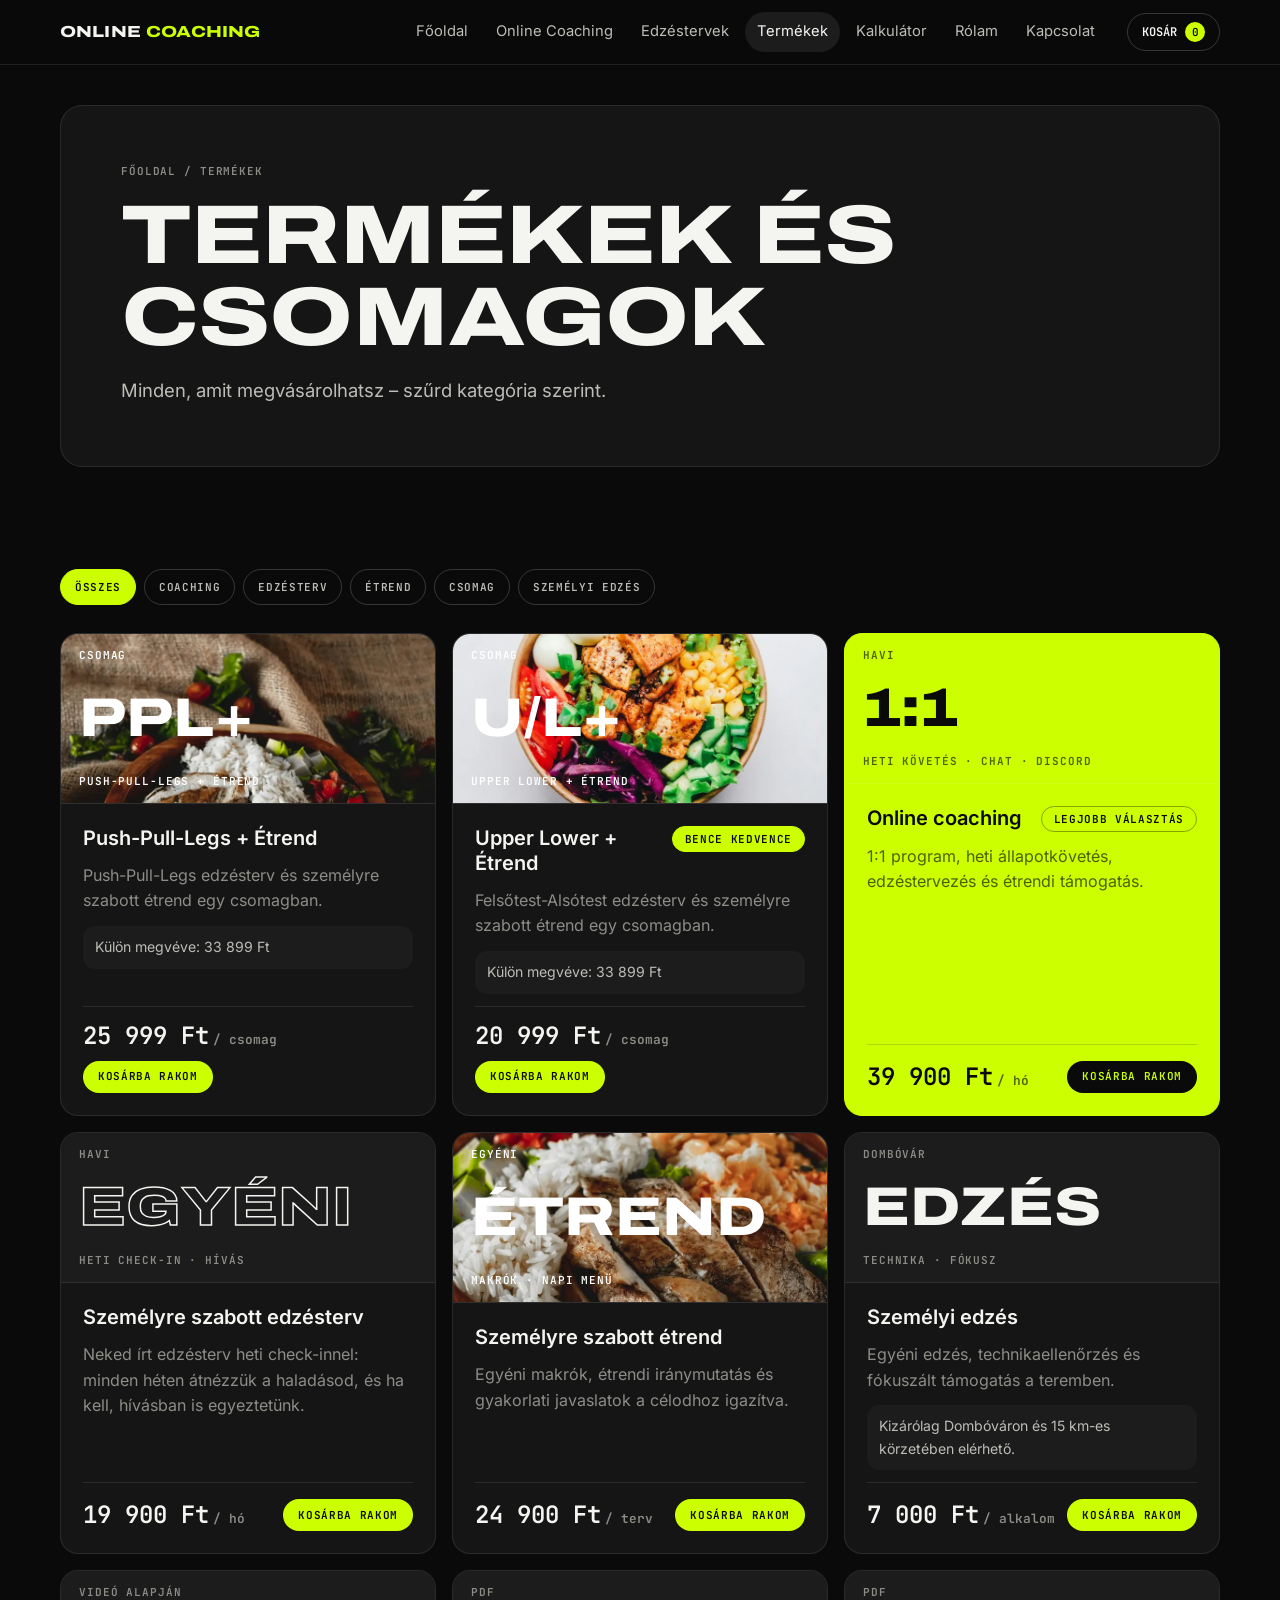
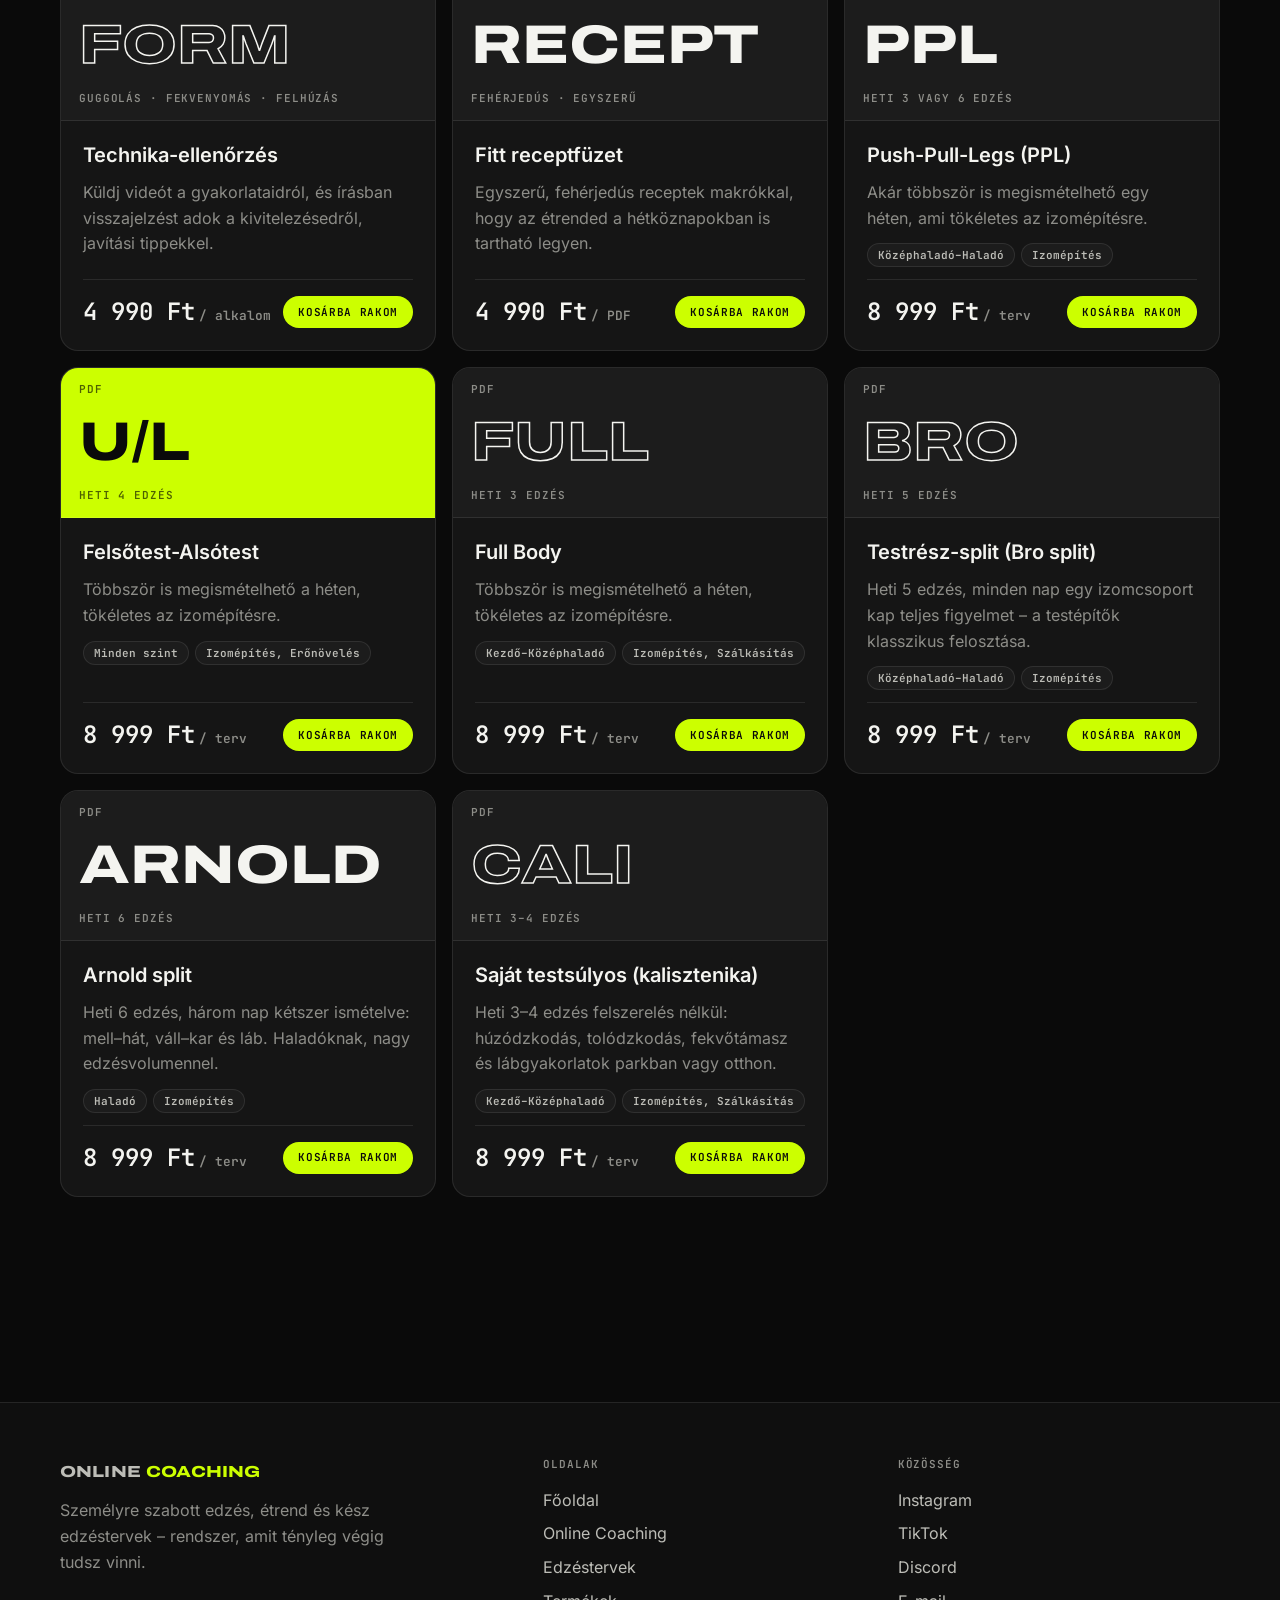
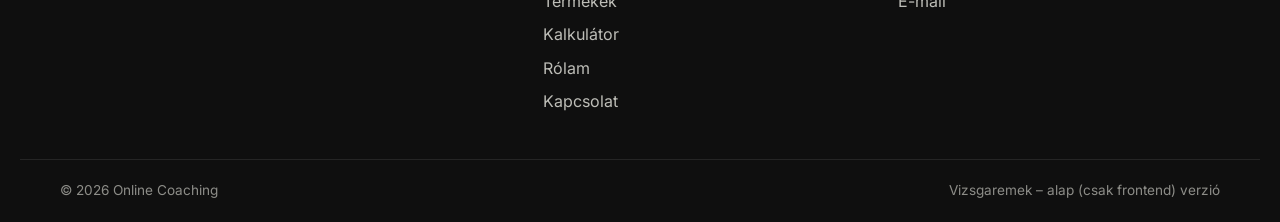
<file: alap-weboldal/termekek.html>
<!DOCTYPE html>
<html lang="hu">
<head>
  <meta charset="utf-8">
  <meta name="viewport" content="width=device-width, initial-scale=1">
  <title>Termékek és csomagok – Online Coaching</title>
  <meta name="description" content="Edzéstervek, személyre szabott étrend, online coaching és csomagok.">
  <link rel="icon" href="data:,">
  <link rel="stylesheet" href="css/style.css">
</head>
<body>
  <a class="skip" href="#main">Ugrás a tartalomra</a>
  <header class="site-head">
    <div class="wrap head-in">
      <a href="index.html" class="brand">Online <span>Coaching</span></a>
      <button type="button" class="menu-btn" data-menu-btn aria-expanded="false" aria-controls="nav">Menü</button>
      <nav id="nav" class="nav" data-nav aria-label="Fő menü">
        <ul>
          <li><a href="index.html">Főoldal</a></li>
          <li><a href="coaching.html">Online Coaching</a></li>
          <li><a href="edzestervek.html">Edzéstervek</a></li>
          <li><a href="termekek.html" aria-current="page">Termékek</a></li>
          <li><a href="kalkulator.html">Kalkulátor</a></li>
          <li><a href="rolam.html">Rólam</a></li>
          <li><a href="kapcsolat.html">Kapcsolat</a></li>
        </ul>
      </nav>
      <a href="kosar.html" class="cart-link" data-cart-link aria-label="Kosár"><span class="cart-txt">Kosár</span> <span class="cart-count" data-cart-count>0</span></a>
    </div>
  </header>
  <main id="main">
    <section class="page-head">
      <div class="wrap">
        <div class="frame">
          <p class="crumb label"><a href="index.html">Főoldal</a> / Termékek</p>
          <h1 class="h-display">Termékek és csomagok</h1>
          <p class="lead">Minden, amit megvásárolhatsz – szűrd kategória szerint.</p>
        </div>
      </div>
    </section>

    <section class="section">
      <div class="wrap">
        <div class="filter" data-filter role="group" aria-label="Termékek szűrése">
          <button type="button" data-f="all" aria-pressed="true">Összes</button>
          <button type="button" data-f="coaching" aria-pressed="false">Coaching</button>
          <button type="button" data-f="terv" aria-pressed="false">Edzésterv</button>
          <button type="button" data-f="etrend" aria-pressed="false">Étrend</button>
          <button type="button" data-f="csomag" aria-pressed="false">Csomag</button>
          <button type="button" data-f="szemelyi" aria-pressed="false">Személyi edzés</button>
        </div>
        <div class="grid grid-3">
          <article class="card" data-cat="csomag etrend terv">
            <div class="cover  cover--photo" aria-hidden="true"><img src="img/etel-tal-800.webp" alt="" loading="lazy" width="800" height="600"><span class="label">Csomag</span><span class="cover-word">PPL+</span><span class="label">Push-Pull-Legs + étrend</span></div>
            <div class="card-body">
              <div style="display:flex;justify-content:space-between;gap:12px;align-items:start"><h3 class="h-card">Push-Pull-Legs + Étrend</h3></div>
              <p class="muted">Push-Pull-Legs edzésterv és személyre szabott étrend egy csomagban.</p>
              <p class="note">Külön megvéve: 33 899 Ft</p>
              <div class="card-foot"><p class="price">25 999 Ft<small>/ csomag</small></p><button type="button" class="btn btn-sm" data-add="ppl-etrend-csomag">Kosárba rakom</button></div>
            </div>
          </article>
          <article class="card" data-cat="csomag etrend terv">
            <div class="cover  cover--photo" aria-hidden="true"><img src="img/etel-bowl-800.webp" alt="" loading="lazy" width="800" height="600"><span class="label">Csomag</span><span class="cover-word">U/L+</span><span class="label">Upper Lower + étrend</span></div>
            <div class="card-body">
              <div style="display:flex;justify-content:space-between;gap:12px;align-items:start"><h3 class="h-card">Upper Lower + Étrend</h3><span class="pill pill--lime">Bence kedvence</span></div>
              <p class="muted">Felsőtest-Alsótest edzésterv és személyre szabott étrend egy csomagban.</p>
              <p class="note">Külön megvéve: 33 899 Ft</p>
              <div class="card-foot"><p class="price">20 999 Ft<small>/ csomag</small></p><button type="button" class="btn btn-sm" data-add="upper-lower-etrend-csomag">Kosárba rakom</button></div>
            </div>
          </article>
          <article class="card card--lime" data-cat="coaching">
            <div class="cover cover--lime" aria-hidden="true"><span class="label">Havi</span><span class="cover-word">1:1</span><span class="label">Heti követés · Chat · Discord</span></div>
            <div class="card-body">
              <div style="display:flex;justify-content:space-between;gap:12px;align-items:start"><h3 class="h-card">Online coaching</h3><span class="pill">Legjobb választás</span></div>
              <p class="muted">1:1 program, heti állapotkövetés, edzéstervezés és étrendi támogatás.</p>
              
              <div class="card-foot"><p class="price">39 900 Ft<small>/ hó</small></p><button type="button" class="btn-dark btn-sm" data-add="online-coaching">Kosárba rakom</button></div>
            </div>
          </article>
          <article class="card" data-cat="coaching terv">
            <div class="cover cover--outline" aria-hidden="true"><span class="label">Havi</span><span class="cover-word">Egyéni</span><span class="label">Heti check-in · Hívás</span></div>
            <div class="card-body">
              <div style="display:flex;justify-content:space-between;gap:12px;align-items:start"><h3 class="h-card">Személyre szabott edzésterv</h3></div>
              <p class="muted">Neked írt edzésterv heti check-innel: minden héten átnézzük a haladásod, és ha kell, hívásban is egyeztetünk.</p>
              
              <div class="card-foot"><p class="price">19 900 Ft<small>/ hó</small></p><button type="button" class="btn btn-sm" data-add="szemelyre-szabott-edzesterv">Kosárba rakom</button></div>
            </div>
          </article>
          <article class="card" data-cat="etrend">
            <div class="cover  cover--photo" aria-hidden="true"><img src="img/etel-csirke-rizs-800.webp" alt="" loading="lazy" width="800" height="600"><span class="label">Egyéni</span><span class="cover-word">Étrend</span><span class="label">Makrók · Napi menü</span></div>
            <div class="card-body">
              <div style="display:flex;justify-content:space-between;gap:12px;align-items:start"><h3 class="h-card">Személyre szabott étrend</h3></div>
              <p class="muted">Egyéni makrók, étrendi iránymutatás és gyakorlati javaslatok a célodhoz igazítva.</p>
              
              <div class="card-foot"><p class="price">24 900 Ft<small>/ terv</small></p><button type="button" class="btn btn-sm" data-add="szemelyre-szabott-etrend">Kosárba rakom</button></div>
            </div>
          </article>
          <article class="card" data-cat="szemelyi">
            <div class="cover " aria-hidden="true"><span class="label">Dombóvár</span><span class="cover-word">Edzés</span><span class="label">Technika · Fókusz</span></div>
            <div class="card-body">
              <div style="display:flex;justify-content:space-between;gap:12px;align-items:start"><h3 class="h-card">Személyi edzés</h3></div>
              <p class="muted">Egyéni edzés, technikaellenőrzés és fókuszált támogatás a teremben.</p>
              <p class="note">Kizárólag Dombóváron és 15 km-es körzetében elérhető.</p>
              <div class="card-foot"><p class="price">7 000 Ft<small>/ alkalom</small></p><button type="button" class="btn btn-sm" data-add="szemelyi-edzes">Kosárba rakom</button></div>
            </div>
          </article>
          <article class="card" data-cat="coaching">
            <div class="cover cover--outline" aria-hidden="true"><span class="label">Videó alapján</span><span class="cover-word">Form</span><span class="label">Guggolás · Fekvenyomás · Felhúzás</span></div>
            <div class="card-body">
              <div style="display:flex;justify-content:space-between;gap:12px;align-items:start"><h3 class="h-card">Technika-ellenőrzés</h3></div>
              <p class="muted">Küldj videót a gyakorlataidról, és írásban visszajelzést adok a kivitelezésedről, javítási tippekkel.</p>
              
              <div class="card-foot"><p class="price">4 990 Ft<small>/ alkalom</small></p><button type="button" class="btn btn-sm" data-add="technika-ellenorzes">Kosárba rakom</button></div>
            </div>
          </article>
          <article class="card" data-cat="etrend">
            <div class="cover " aria-hidden="true"><span class="label">PDF</span><span class="cover-word">Recept</span><span class="label">Fehérjedús · Egyszerű</span></div>
            <div class="card-body">
              <div style="display:flex;justify-content:space-between;gap:12px;align-items:start"><h3 class="h-card">Fitt receptfüzet</h3></div>
              <p class="muted">Egyszerű, fehérjedús receptek makrókkal, hogy az étrended a hétköznapokban is tartható legyen.</p>
              
              <div class="card-foot"><p class="price">4 990 Ft<small>/ PDF</small></p><button type="button" class="btn btn-sm" data-add="fitt-receptfuzet">Kosárba rakom</button></div>
            </div>
          </article>
          <article class="card" id="ppl-terv" data-cat="terv">
            <div class="cover " aria-hidden="true"><span class="label">PDF</span><span class="cover-word">PPL</span><span class="label">Heti 3 vagy 6 edzés</span></div>
            <div class="card-body">
              <h3 class="h-card">Push-Pull-Legs (PPL)</h3>
              <p class="muted">Akár többször is megismételhető egy héten, ami tökéletes az izomépítésre.</p>
              <div class="tags"><span class="tag">Középhaladó–Haladó</span><span class="tag">Izomépítés</span></div>
              <div class="card-foot"><p class="price">8 999 Ft<small>/ terv</small></p><button type="button" class="btn btn-sm" data-add="ppl-terv">Kosárba rakom</button></div>
            </div>
          </article>
          <article class="card" id="felsotest-alsotest-terv" data-cat="terv">
            <div class="cover cover--lime" aria-hidden="true"><span class="label">PDF</span><span class="cover-word">U/L</span><span class="label">Heti 4 edzés</span></div>
            <div class="card-body">
              <h3 class="h-card">Felsőtest-Alsótest</h3>
              <p class="muted">Többször is megismételhető a héten, tökéletes az izomépítésre.</p>
              <div class="tags"><span class="tag">Minden szint</span><span class="tag">Izomépítés, Erőnövelés</span></div>
              <div class="card-foot"><p class="price">8 999 Ft<small>/ terv</small></p><button type="button" class="btn btn-sm" data-add="felsotest-alsotest-terv">Kosárba rakom</button></div>
            </div>
          </article>
          <article class="card" id="full-body-terv" data-cat="terv">
            <div class="cover cover--outline" aria-hidden="true"><span class="label">PDF</span><span class="cover-word">Full</span><span class="label">Heti 3 edzés</span></div>
            <div class="card-body">
              <h3 class="h-card">Full Body</h3>
              <p class="muted">Többször is megismételhető a héten, tökéletes az izomépítésre.</p>
              <div class="tags"><span class="tag">Kezdő–Középhaladó</span><span class="tag">Izomépítés, Szálkásítás</span></div>
              <div class="card-foot"><p class="price">8 999 Ft<small>/ terv</small></p><button type="button" class="btn btn-sm" data-add="full-body-terv">Kosárba rakom</button></div>
            </div>
          </article>
          <article class="card" id="bro-split-terv" data-cat="terv">
            <div class="cover cover--outline" aria-hidden="true"><span class="label">PDF</span><span class="cover-word">Bro</span><span class="label">Heti 5 edzés</span></div>
            <div class="card-body">
              <h3 class="h-card">Testrész-split (Bro split)</h3>
              <p class="muted">Heti 5 edzés, minden nap egy izomcsoport kap teljes figyelmet – a testépítők klasszikus felosztása.</p>
              <div class="tags"><span class="tag">Középhaladó–Haladó</span><span class="tag">Izomépítés</span></div>
              <div class="card-foot"><p class="price">8 999 Ft<small>/ terv</small></p><button type="button" class="btn btn-sm" data-add="bro-split-terv">Kosárba rakom</button></div>
            </div>
          </article>
          <article class="card" id="arnold-split-terv" data-cat="terv">
            <div class="cover " aria-hidden="true"><span class="label">PDF</span><span class="cover-word">Arnold</span><span class="label">Heti 6 edzés</span></div>
            <div class="card-body">
              <h3 class="h-card">Arnold split</h3>
              <p class="muted">Heti 6 edzés, három nap kétszer ismételve: mell–hát, váll–kar és láb. Haladóknak, nagy edzésvolumennel.</p>
              <div class="tags"><span class="tag">Haladó</span><span class="tag">Izomépítés</span></div>
              <div class="card-foot"><p class="price">8 999 Ft<small>/ terv</small></p><button type="button" class="btn btn-sm" data-add="arnold-split-terv">Kosárba rakom</button></div>
            </div>
          </article>
          <article class="card" id="kalisztenika-terv" data-cat="terv">
            <div class="cover cover--outline" aria-hidden="true"><span class="label">PDF</span><span class="cover-word">Cali</span><span class="label">Heti 3–4 edzés</span></div>
            <div class="card-body">
              <h3 class="h-card">Saját testsúlyos (kalisztenika)</h3>
              <p class="muted">Heti 3–4 edzés felszerelés nélkül: húzódzkodás, tolódzkodás, fekvőtámasz és lábgyakorlatok parkban vagy otthon.</p>
              <div class="tags"><span class="tag">Kezdő–Középhaladó</span><span class="tag">Izomépítés, Szálkásítás</span></div>
              <div class="card-foot"><p class="price">8 999 Ft<small>/ terv</small></p><button type="button" class="btn btn-sm" data-add="kalisztenika-terv">Kosárba rakom</button></div>
            </div>
          </article>
        </div>
      </div>
    </section>
  </main>
  <footer class="site-foot">
    <div class="wrap foot-top">
      <div class="foot-col">
        <a href="index.html" class="brand">Online <span>Coaching</span></a>
        <p class="muted" style="margin-top:14px;max-width:34ch">Személyre szabott edzés, étrend és kész edzéstervek – rendszer, amit tényleg végig tudsz vinni.</p>
      </div>
      <div class="foot-col">
        <h2>Oldalak</h2>
        <ul>
          <li><a href="index.html">Főoldal</a></li>
          <li><a href="coaching.html">Online Coaching</a></li>
          <li><a href="edzestervek.html">Edzéstervek</a></li>
          <li><a href="termekek.html">Termékek</a></li>
          <li><a href="kalkulator.html">Kalkulátor</a></li>
          <li><a href="rolam.html">Rólam</a></li>
          <li><a href="kapcsolat.html">Kapcsolat</a></li>
        </ul>
      </div>
      <div class="foot-col">
        <h2>Közösség</h2>
        <ul>
          <li><a href="https://www.instagram.com/nemethbenceee_/" target="_blank" rel="noopener noreferrer">Instagram</a></li>
          <li><a href="https://www.tiktok.com/@nemethbenceee_" target="_blank" rel="noopener noreferrer">TikTok</a></li>
          <li><a href="https://discord.gg/aUrcRJ8ePp" target="_blank" rel="noopener noreferrer">Discord</a></li>
          <li><a href="mailto:bnemeth961@gmail.com">E-mail</a></li>
        </ul>
      </div>
    </div>
    <div class="wrap foot-bottom">
      <span>© <span data-year>2026</span> Online Coaching</span>
      <span>Vizsgaremek – alap (csak frontend) verzió</span>
    </div>
  </footer>
  <div class="toast" data-toast role="status" aria-live="polite"></div>
  <script src="js/data.js"></script>
  <script src="js/main.js"></script>
</body>
</html>
</file>
<file: alap-weboldal/css/style.css>
/* Online Coaching – alap weboldal (csak frontend)
   Ugyanaz a design-nyelv, mint a teljes oldalon: sötét felületek, lime kiemelés, Archivo / Inter / JetBrains Mono.
   Szándékosan egyszerű: nincs animált háttér, nincs build lépés. */

/* ---------- Betűtípusok (helyben, SIL Open Font License 1.1) ---------- */
@font-face { font-family: 'Archivo'; font-weight: 500 900; font-stretch: 100% 125%; font-display: swap; src: url(../fonts/archivo-500-900-normal-latin-ext.woff2) format('woff2'); unicode-range: U+0100-02BA, U+02BD-02C5, U+02C7-02CC, U+02CE-02D7, U+02DD-02FF, U+0304, U+0308, U+0329, U+1E00-1E9F, U+20A0-20C0, U+2113, U+2C60-2C7F, U+A720-A7FF; }
@font-face { font-family: 'Archivo'; font-weight: 500 900; font-stretch: 100% 125%; font-display: swap; src: url(../fonts/archivo-500-900-normal-latin.woff2) format('woff2'); unicode-range: U+0000-00FF, U+0131, U+0152-0153, U+02BB-02BC, U+02C6, U+02DA, U+02DC, U+2000-206F, U+20AC, U+2122, U+2191, U+2193, U+2212, U+2215, U+FEFF, U+FFFD; }
@font-face { font-family: 'Inter'; font-weight: 400; font-display: swap; src: url(../fonts/inter-400-normal-latin-ext.woff2) format('woff2'); unicode-range: U+0100-02BA, U+02BD-02C5, U+02C7-02CC, U+02CE-02D7, U+02DD-02FF, U+0304, U+0308, U+0329, U+1E00-1E9F, U+20A0-20C0, U+2113, U+2C60-2C7F, U+A720-A7FF; }
@font-face { font-family: 'Inter'; font-weight: 400; font-display: swap; src: url(../fonts/inter-400-normal-latin.woff2) format('woff2'); unicode-range: U+0000-00FF, U+0131, U+0152-0153, U+02BB-02BC, U+02C6, U+02DA, U+02DC, U+2000-206F, U+20AC, U+2122, U+2191, U+2193, U+2212, U+2215, U+FEFF, U+FFFD; }
@font-face { font-family: 'Inter'; font-weight: 600; font-display: swap; src: url(../fonts/inter-600-normal-latin-ext.woff2) format('woff2'); unicode-range: U+0100-02BA, U+02BD-02C5, U+02C7-02CC, U+02CE-02D7, U+02DD-02FF, U+0304, U+0308, U+0329, U+1E00-1E9F, U+20A0-20C0, U+2113, U+2C60-2C7F, U+A720-A7FF; }
@font-face { font-family: 'Inter'; font-weight: 600; font-display: swap; src: url(../fonts/inter-600-normal-latin.woff2) format('woff2'); unicode-range: U+0000-00FF, U+0131, U+0152-0153, U+02BB-02BC, U+02C6, U+02DA, U+02DC, U+2000-206F, U+20AC, U+2122, U+2191, U+2193, U+2212, U+2215, U+FEFF, U+FFFD; }
@font-face { font-family: 'JetBrains Mono'; font-weight: 600; font-display: swap; src: url(../fonts/jetbrains-mono-600-normal-latin-ext.woff2) format('woff2'); unicode-range: U+0100-02BA, U+02BD-02C5, U+02C7-02CC, U+02CE-02D7, U+02DD-02FF, U+0304, U+0308, U+0329, U+1E00-1E9F, U+20A0-20C0, U+2113, U+2C60-2C7F, U+A720-A7FF; }
@font-face { font-family: 'JetBrains Mono'; font-weight: 600; font-display: swap; src: url(../fonts/jetbrains-mono-600-normal-latin.woff2) format('woff2'); unicode-range: U+0000-00FF, U+0131, U+0152-0153, U+02BB-02BC, U+02C6, U+02DA, U+02DC, U+2000-206F, U+20AC, U+2122, U+2191, U+2193, U+2212, U+2215, U+FEFF, U+FFFD; }

/* ---------- Tokenek ---------- */
:root {
  --bg: #0a0a0a;
  --bg-alt: #0f0f0f;
  --surface: #151515;
  --surface-2: #1c1c1c;
  --line: rgba(255, 255, 255, .09);
  --line-2: rgba(255, 255, 255, .18);
  --text: #f4f4f0;
  --text-2: #bdbdb7;
  --text-3: #8d8d88;
  --accent: #ccff00;
  --on-accent: #0a0a0a;
  --r-frame: 22px;
  --r-card: 18px;
  --r-inner: 12px;
  --f-display: 'Archivo', Arial, sans-serif;
  --f-body: 'Inter', system-ui, sans-serif;
  --f-mono: 'JetBrains Mono', ui-monospace, monospace;
  --ease: cubic-bezier(.16, 1, .3, 1);
  --pad: clamp(16px, 4vw, 40px);
  color-scheme: dark;
}

/* ---------- Alap ---------- */
*, *::before, *::after { box-sizing: border-box; }
* { margin: 0; }
html { -webkit-text-size-adjust: 100%; scroll-behavior: smooth; }
body { background: var(--bg); color: var(--text); font: 400 1rem/1.6 var(--f-body); -webkit-font-smoothing: antialiased; }
img { display: block; max-width: 100%; height: auto; }
a { color: inherit; }
button, input, select, textarea { font: inherit; color: inherit; }
ul { padding: 0; list-style: none; }
:focus-visible { outline: 2px solid var(--accent); outline-offset: 3px; border-radius: 4px; }
.sr-only { position: absolute; width: 1px; height: 1px; overflow: hidden; clip: rect(0 0 0 0); white-space: nowrap; }
.skip { position: absolute; left: 16px; top: -60px; z-index: 100; background: var(--accent); color: var(--on-accent); padding: 10px 14px; border-radius: 999px; font: 600 12px var(--f-mono); text-transform: uppercase; }
.skip:focus { top: 16px; }

.wrap { width: 100%; max-width: 1240px; margin-inline: auto; padding-inline: var(--pad); }
.section { padding-block: clamp(56px, 8vw, 104px); }
.section--alt { background: var(--bg-alt); border-block: 1px solid var(--line); }

/* ---------- Tipográfia ---------- */
.h-display, .h-section { font-family: var(--f-display); font-weight: 800; font-stretch: 125%; text-transform: uppercase; letter-spacing: -.01em; line-height: .98; }
.h-display { font-size: clamp(2.4rem, 7vw, 5.2rem); }
.h-section { font-size: clamp(1.8rem, 4.4vw, 3.2rem); }
.h-card { font: 700 1.25rem/1.25 var(--f-body); }
.lead { font-size: clamp(1.02rem, 1.6vw, 1.15rem); color: var(--text-2); max-width: 60ch; }
.muted { color: var(--text-3); }
.label { font: 600 11px/1 var(--f-mono); letter-spacing: .08em; text-transform: uppercase; color: var(--text-3); }
.price { font: 600 1.5rem/1.1 var(--f-mono); }
.price small { font-size: .8rem; color: var(--text-3); margin-left: 4px; }
.sec-head { display: flex; flex-wrap: wrap; align-items: end; justify-content: space-between; gap: 16px 32px; margin-bottom: clamp(28px, 4vw, 48px); }

/* ---------- Gombok ---------- */
.btn, .btn-ghost, .btn-dark { display: inline-flex; align-items: center; justify-content: center; gap: 8px; min-height: 38px; padding: 0 18px; border-radius: 999px; font: 600 12px/1 var(--f-mono); letter-spacing: .06em; text-transform: uppercase; text-decoration: none; cursor: pointer; border: 1px solid transparent; transition: transform .25s var(--ease), background-color .2s, color .2s, border-color .2s; }
.btn { background: var(--accent); color: var(--on-accent); }
.btn:hover { transform: translateY(-2px); }
.btn-ghost { background: transparent; color: var(--text); border-color: var(--line-2); }
.btn-ghost:hover { border-color: var(--text); }
.btn-dark { background: var(--on-accent); color: var(--accent); }
.btn-sm { min-height: 32px; padding: 0 14px; font-size: 11px; }
.btn-block { width: 100%; }
.btn[disabled] { opacity: .45; cursor: not-allowed; transform: none; }
.actions { display: flex; flex-wrap: wrap; gap: 10px; margin-top: 28px; }

/* ---------- Fejléc ---------- */
.site-head { position: sticky; top: 0; z-index: 50; background: rgba(10, 10, 10, .88); border-bottom: 1px solid var(--line); backdrop-filter: blur(10px); }
.head-in { display: flex; align-items: center; gap: 20px; min-height: 64px; }
.brand { font: 800 1rem/1 var(--f-display); font-stretch: 125%; text-transform: uppercase; text-decoration: none; letter-spacing: .01em; white-space: nowrap; }
.brand span { color: var(--accent); }
.nav { margin-left: auto; }
.nav ul { display: flex; gap: 4px; }
.nav a { display: block; padding: 8px 12px; border-radius: 999px; font-size: .92rem; text-decoration: none; color: var(--text-2); }
.nav a:hover { color: var(--text); background: var(--surface); }
.nav a[aria-current="page"] { color: var(--text); background: var(--surface-2); }
.cart-link { position: relative; display: inline-flex; align-items: center; gap: 8px; min-height: 38px; padding: 0 14px; border: 1px solid var(--line-2); border-radius: 999px; font: 600 12px var(--f-mono); text-transform: uppercase; text-decoration: none; }
.cart-count { min-width: 20px; height: 20px; padding: 0 6px; border-radius: 999px; background: var(--accent); color: var(--on-accent); display: inline-grid; place-items: center; font-size: 11px; }
@media (max-width: 480px) { .head-in { gap: 10px; } .brand { font-size: .88rem; } .cart-txt { display: none; } .cart-link { padding: 0 10px; } }
.menu-btn { display: none; min-height: 38px; padding: 0 14px; border-radius: 999px; border: 1px solid var(--line-2); background: none; font: 600 12px var(--f-mono); text-transform: uppercase; cursor: pointer; }
@media (max-width: 960px) {
  .menu-btn { display: inline-flex; align-items: center; margin-left: auto; }
  .nav { position: absolute; left: 0; right: 0; top: 100%; background: var(--bg); border-bottom: 1px solid var(--line); display: none; }
  .nav.open { display: block; }
  .nav ul { flex-direction: column; padding: 12px var(--pad) 20px; }
  .nav a { padding: 12px 14px; font-size: 1rem; }
}

/* ---------- Hero ---------- */
.hero { padding-block: clamp(24px, 4vw, 40px); }
.hero-frame { display: grid; grid-template-columns: 1.1fr .9fr; gap: clamp(24px, 4vw, 56px); align-items: center; padding: clamp(24px, 5vw, 64px); border: 1px solid var(--line); border-radius: var(--r-frame); background: var(--surface); }
.hero-frame .lead { margin-top: 22px; }
.hero-img { border-radius: var(--r-card); overflow: hidden; aspect-ratio: 4 / 5; }
.hero-img img { width: 100%; height: 100%; object-fit: cover; }
.facts { display: flex; flex-wrap: wrap; gap: 8px; margin-bottom: 22px; }
.pill { white-space: nowrap; flex: none; display: inline-flex; align-items: center; min-height: 26px; padding: 0 12px; border-radius: 999px; border: 1px solid var(--line-2); font: 600 11px var(--f-mono); letter-spacing: .06em; text-transform: uppercase; color: var(--text-2); }
.pill--lime { background: var(--accent); border-color: var(--accent); color: var(--on-accent); }
@media (max-width: 860px) { .hero-frame { grid-template-columns: 1fr; } .hero-img { aspect-ratio: 16 / 11; } }

/* Aloldal fejléc */
.page-head { padding-block: clamp(24px, 4vw, 40px) 0; }
.page-head .frame { padding: clamp(28px, 5vw, 60px); border: 1px solid var(--line); border-radius: var(--r-frame); background: var(--surface); }
.page-head .lead { margin-top: 18px; }
.crumb { margin-bottom: 18px; }
.crumb a { text-decoration: none; color: var(--text-3); }

/* ---------- Kártyák ---------- */
.grid { display: grid; gap: 16px; }
.grid-2 { grid-template-columns: repeat(2, minmax(0, 1fr)); }
.grid-3 { grid-template-columns: repeat(3, minmax(0, 1fr)); }
.grid-4 { grid-template-columns: repeat(4, minmax(0, 1fr)); }
@media (max-width: 1100px) { .grid-4 { grid-template-columns: repeat(2, minmax(0, 1fr)); } .grid-3 { grid-template-columns: repeat(2, minmax(0, 1fr)); } }
@media (max-width: 700px) { .grid-2, .grid-3, .grid-4 { grid-template-columns: 1fr; } }

.card { display: flex; flex-direction: column; border: 1px solid var(--line); border-radius: var(--r-card); background: var(--surface); overflow: hidden; transition: transform .3s var(--ease), box-shadow .3s var(--ease), border-color .3s; }
.card:hover { transform: translateY(-3px); box-shadow: 0 18px 40px -24px rgba(0, 0, 0, .9); border-color: var(--line-2); }
.card-body { display: flex; flex-direction: column; gap: 12px; padding: 22px; flex: 1; }
.card-foot { margin-top: auto; padding-top: 16px; display: flex; flex-wrap: wrap; align-items: center; justify-content: space-between; gap: 12px; border-top: 1px solid var(--line); }
.card--lime { background: var(--accent); color: var(--on-accent); border-color: var(--accent); }
.card--lime .muted, .card--lime .price small, .card--lime .label { color: rgba(0, 0, 0, .62); }
.card--lime .card-foot { border-top-color: rgba(0, 0, 0, .15); }
.card--lime .ticks li::before { background: var(--on-accent); }
.card--lime .pill { border-color: rgba(0, 0, 0, .35); color: var(--on-accent); }
.cover--lime .label { color: rgba(0, 0, 0, .62); }

/* Tipográfiai borító (ikon helyett) */
.cover { position: relative; display: flex; flex-direction: column; justify-content: space-between; min-height: 150px; padding: 16px 18px; background: var(--surface-2); border-bottom: 1px solid var(--line); }
.cover-word { font: 800 clamp(2.4rem, 5vw, 3.4rem)/.9 var(--f-display); font-stretch: 125%; text-transform: uppercase; }
.cover--lime { background: var(--accent); color: var(--on-accent); }
.cover--outline .cover-word { color: transparent; -webkit-text-stroke: 1.5px var(--text); }
.cover--photo { min-height: 170px; color: #fff; }
.cover--photo img { position: absolute; inset: 0; width: 100%; height: 100%; object-fit: cover; }
.cover--photo::after { content: ''; position: absolute; inset: 0; background: linear-gradient(180deg, rgba(0, 0, 0, .1), rgba(0, 0, 0, .65)); }
.cover--photo > * { position: relative; z-index: 1; }
.cover--photo .label { color: #fff; }
.cover--photo::after { background: linear-gradient(180deg, rgba(0, 0, 0, .45), rgba(0, 0, 0, .7)); }

.ticks { display: grid; gap: 9px; }
.ticks li { position: relative; padding-left: 22px; color: inherit; }
.ticks li::before { content: ''; position: absolute; left: 0; top: .55em; width: 10px; height: 10px; border-radius: 3px; background: var(--accent); }

.tags { display: flex; flex-wrap: wrap; gap: 6px; }
.tag { font: 600 11px var(--f-mono); padding: 4px 10px; border-radius: 999px; background: var(--surface-2); border: 1px solid var(--line); color: var(--text-2); }
.note { font-size: .88rem; color: var(--text-2); padding: 10px 12px; border-radius: var(--r-inner); background: var(--surface-2); }

/* Lépések */
.steps { counter-reset: step; display: grid; gap: 16px; grid-template-columns: repeat(4, minmax(0, 1fr)); }
.step { counter-increment: step; padding: 22px; border: 1px solid var(--line); border-radius: var(--r-card); background: var(--surface); }
.step::before { content: '0' counter(step); display: block; font: 600 12px var(--f-mono); color: var(--accent); margin-bottom: 14px; }
.step h3 { font-size: 1.1rem; margin-bottom: 8px; }
.step p { color: var(--text-2); font-size: .95rem; }
@media (max-width: 1000px) { .steps { grid-template-columns: repeat(2, minmax(0, 1fr)); } }
@media (max-width: 600px) { .steps { grid-template-columns: 1fr; } }

/* Csomag összehasonlítás */
.compare { display: grid; gap: 14px; margin-top: 18px; }
.bar-row { display: grid; grid-template-columns: 120px 1fr auto; gap: 12px; align-items: center; font-size: .92rem; }
.bar { height: 10px; border-radius: 999px; background: var(--surface-2); overflow: hidden; }
.bar i { display: block; height: 100%; background: var(--line-2); border-radius: 999px; }
.bar-row.hl .bar i { background: var(--accent); }
.bar-row b { font-family: var(--f-mono); }

/* GYIK */
.faq { display: grid; gap: 10px; max-width: 860px; }
.faq details { border: 1px solid var(--line); border-radius: var(--r-inner); background: var(--surface); }
.faq summary { cursor: pointer; list-style: none; padding: 16px 18px; font-weight: 600; display: flex; justify-content: space-between; gap: 16px; }
.faq summary::-webkit-details-marker { display: none; }
.faq summary::after { content: '+'; font-family: var(--f-mono); color: var(--accent); }
.faq details[open] summary::after { content: '–'; }
.faq details p { padding: 0 18px 18px; color: var(--text-2); }

/* Záró CTA sáv (lime kitöltés) */
.cta-band { padding: clamp(32px, 6vw, 64px); border-radius: var(--r-frame); background: var(--accent); color: var(--on-accent); display: flex; flex-wrap: wrap; align-items: end; justify-content: space-between; gap: 24px; }
.cta-band .lead { color: rgba(0, 0, 0, .7); margin-top: 12px; }

/* ---------- Szűrő ---------- */
.filter { display: flex; flex-wrap: wrap; gap: 8px; margin-bottom: 28px; }
.filter button { min-height: 36px; padding: 0 14px; border-radius: 999px; border: 1px solid var(--line-2); background: none; font: 600 11px var(--f-mono); text-transform: uppercase; letter-spacing: .06em; cursor: pointer; color: var(--text-2); }
.filter button[aria-pressed="true"] { background: var(--accent); border-color: var(--accent); color: var(--on-accent); }
[data-cat][hidden] { display: none; }

/* ---------- Űrlapok ---------- */
.form { display: grid; gap: 16px; padding: clamp(20px, 4vw, 32px); border: 1px solid var(--line); border-radius: var(--r-card); background: var(--surface); }
.field { display: grid; gap: 6px; }
.field label, .field-lbl { font: 600 11px var(--f-mono); letter-spacing: .08em; text-transform: uppercase; color: var(--text-3); }
.fld { width: 100%; min-height: 44px; padding: 10px 14px; border-radius: var(--r-inner); border: 1px solid var(--line-2); background: var(--bg); }
.fld:focus { outline: none; border-color: var(--accent); }
textarea.fld { min-height: 120px; resize: vertical; }
.row-2 { display: grid; grid-template-columns: 1fr 1fr; gap: 16px; }
@media (max-width: 560px) { .row-2 { grid-template-columns: 1fr; } }
.err { min-height: 1em; font-size: .82rem; color: #ff8a7a; }
.msg { padding: 12px 14px; border-radius: var(--r-inner); background: var(--surface-2); border: 1px solid var(--line); font-size: .92rem; }
.msg.ok { border-color: var(--accent); }
.chk { display: flex; gap: 10px; align-items: flex-start; font-size: .92rem; color: var(--text-2); }
.chk input { margin-top: 4px; accent-color: var(--accent); }
.seg { display: flex; gap: 8px; }
.seg button { flex: 1; min-height: 44px; border-radius: var(--r-inner); border: 1px solid var(--line-2); background: var(--bg); cursor: pointer; }
.seg button[aria-pressed="true"] { border-color: var(--accent); background: var(--surface-2); }

/* Kalkulátor eredmény */
.result { display: grid; gap: 10px; }
.result-row { display: flex; justify-content: space-between; gap: 16px; padding: 14px 16px; border-radius: var(--r-inner); border: 1px solid var(--line); background: var(--bg); }
.result-row b { font-family: var(--f-mono); }
.result-row.main { background: var(--accent); color: var(--on-accent); border-color: var(--accent); }
.macros { display: grid; grid-template-columns: repeat(3, 1fr); gap: 10px; }
.macro { padding: 14px; border-radius: var(--r-inner); background: var(--surface-2); text-align: center; }
.macro b { display: block; font: 600 1.2rem var(--f-mono); }

/* Kosár */
.cart-list { display: grid; gap: 10px; }
.cart-item { display: grid; grid-template-columns: 1fr auto auto; gap: 16px; align-items: center; padding: 16px; border: 1px solid var(--line); border-radius: var(--r-inner); background: var(--surface); }
.qty { display: inline-flex; align-items: center; gap: 8px; }
.qty button { width: 32px; height: 32px; border-radius: 999px; border: 1px solid var(--line-2); background: none; cursor: pointer; }
.cart-total { display: flex; justify-content: space-between; align-items: center; gap: 16px; margin-top: 20px; padding: 18px; border-radius: var(--r-inner); background: var(--surface-2); }
@media (max-width: 560px) { .cart-item { grid-template-columns: 1fr auto; } .cart-item .price { grid-column: 1 / -1; } }

/* Rólam */
.about { display: grid; grid-template-columns: 1fr 1fr; gap: clamp(24px, 5vw, 64px); align-items: center; }
.about-imgs { display: grid; grid-template-columns: 1fr 1fr; gap: 12px; }
.about-imgs img { border-radius: var(--r-card); aspect-ratio: 3 / 4; object-fit: cover; width: 100%; }
.about-imgs img + img { margin-top: 40px; }
.quote { font: 800 clamp(1.4rem, 3vw, 2.1rem)/1.15 var(--f-display); font-stretch: 112%; margin-top: 24px; }
@media (max-width: 860px) { .about { grid-template-columns: 1fr; } }

/* Kapcsolat sorok */
.contact-row { display: flex; justify-content: space-between; align-items: center; gap: 16px; padding: 18px 20px; border: 1px solid var(--line); border-radius: var(--r-inner); background: var(--surface); text-decoration: none; transition: border-color .2s; }
.contact-row:hover { border-color: var(--accent); }
.contact-row .label { margin-bottom: 4px; display: block; }

/* Értesítő (kosárba tétel) */
.toast { position: fixed; left: 50%; bottom: 20px; z-index: 80; transform: translate(-50%, 20px); opacity: 0; pointer-events: none; padding: 12px 18px; border-radius: 999px; background: var(--accent); color: var(--on-accent); font: 600 12px var(--f-mono); text-transform: uppercase; transition: opacity .3s, transform .3s var(--ease); }
.toast.show { opacity: 1; transform: translate(-50%, 0); }

/* ---------- Lábléc ---------- */
.site-foot { margin-top: clamp(56px, 8vw, 104px); border-top: 1px solid var(--line); background: var(--bg-alt); }
.foot-top { display: grid; grid-template-columns: 1.4fr 1fr 1fr; gap: 32px; padding-block: 56px 40px; }
.foot-col h2 { font: 600 11px/1 var(--f-mono); letter-spacing: .08em; text-transform: uppercase; color: var(--text-3); margin-bottom: 14px; }
.foot-col a { display: inline-block; padding-block: 4px; text-decoration: none; color: var(--text-2); }
.foot-col a:hover { color: var(--text); }
.foot-bottom { padding-block: 20px; border-top: 1px solid var(--line); font-size: .85rem; color: var(--text-3); display: flex; flex-wrap: wrap; justify-content: space-between; gap: 8px; }
@media (max-width: 760px) { .foot-top { grid-template-columns: 1fr; } }

@media (prefers-reduced-motion: reduce) {
  *, *::before, *::after { transition: none !important; animation: none !important; scroll-behavior: auto !important; }
}
</file>
